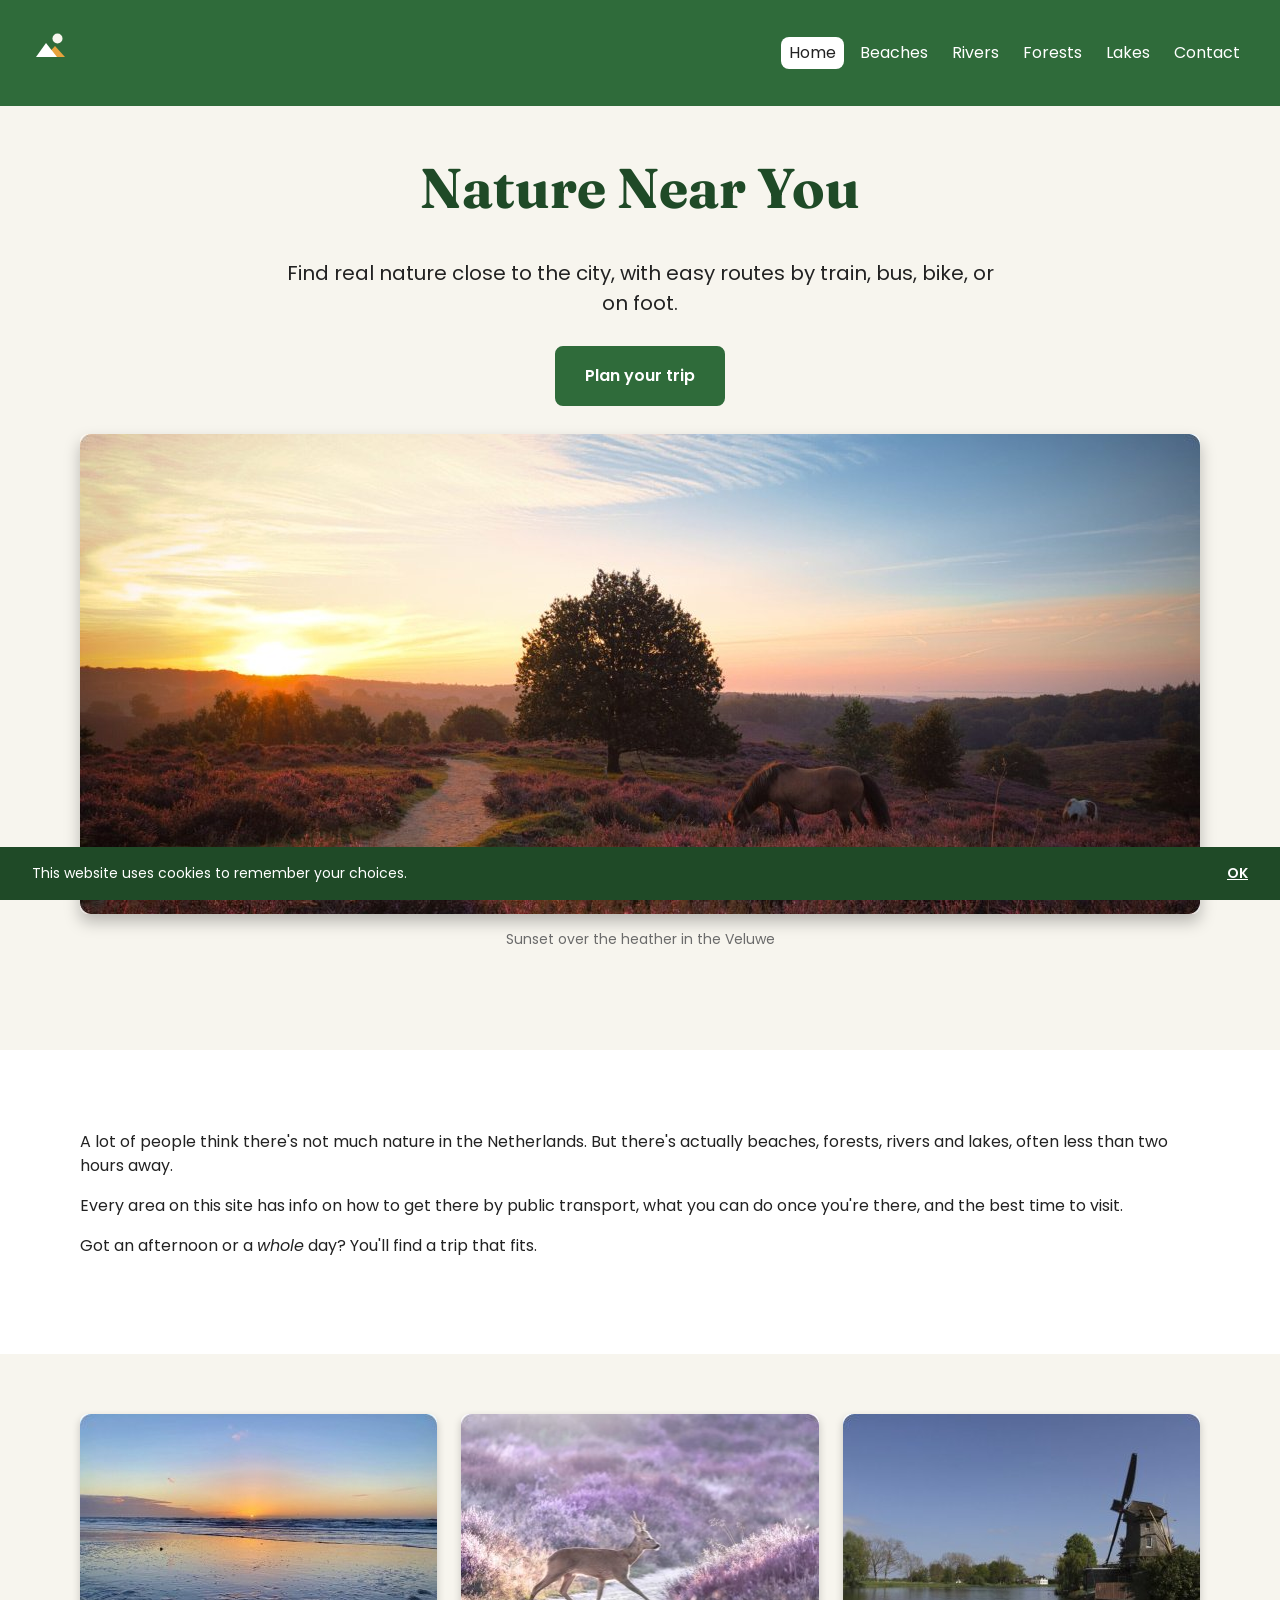
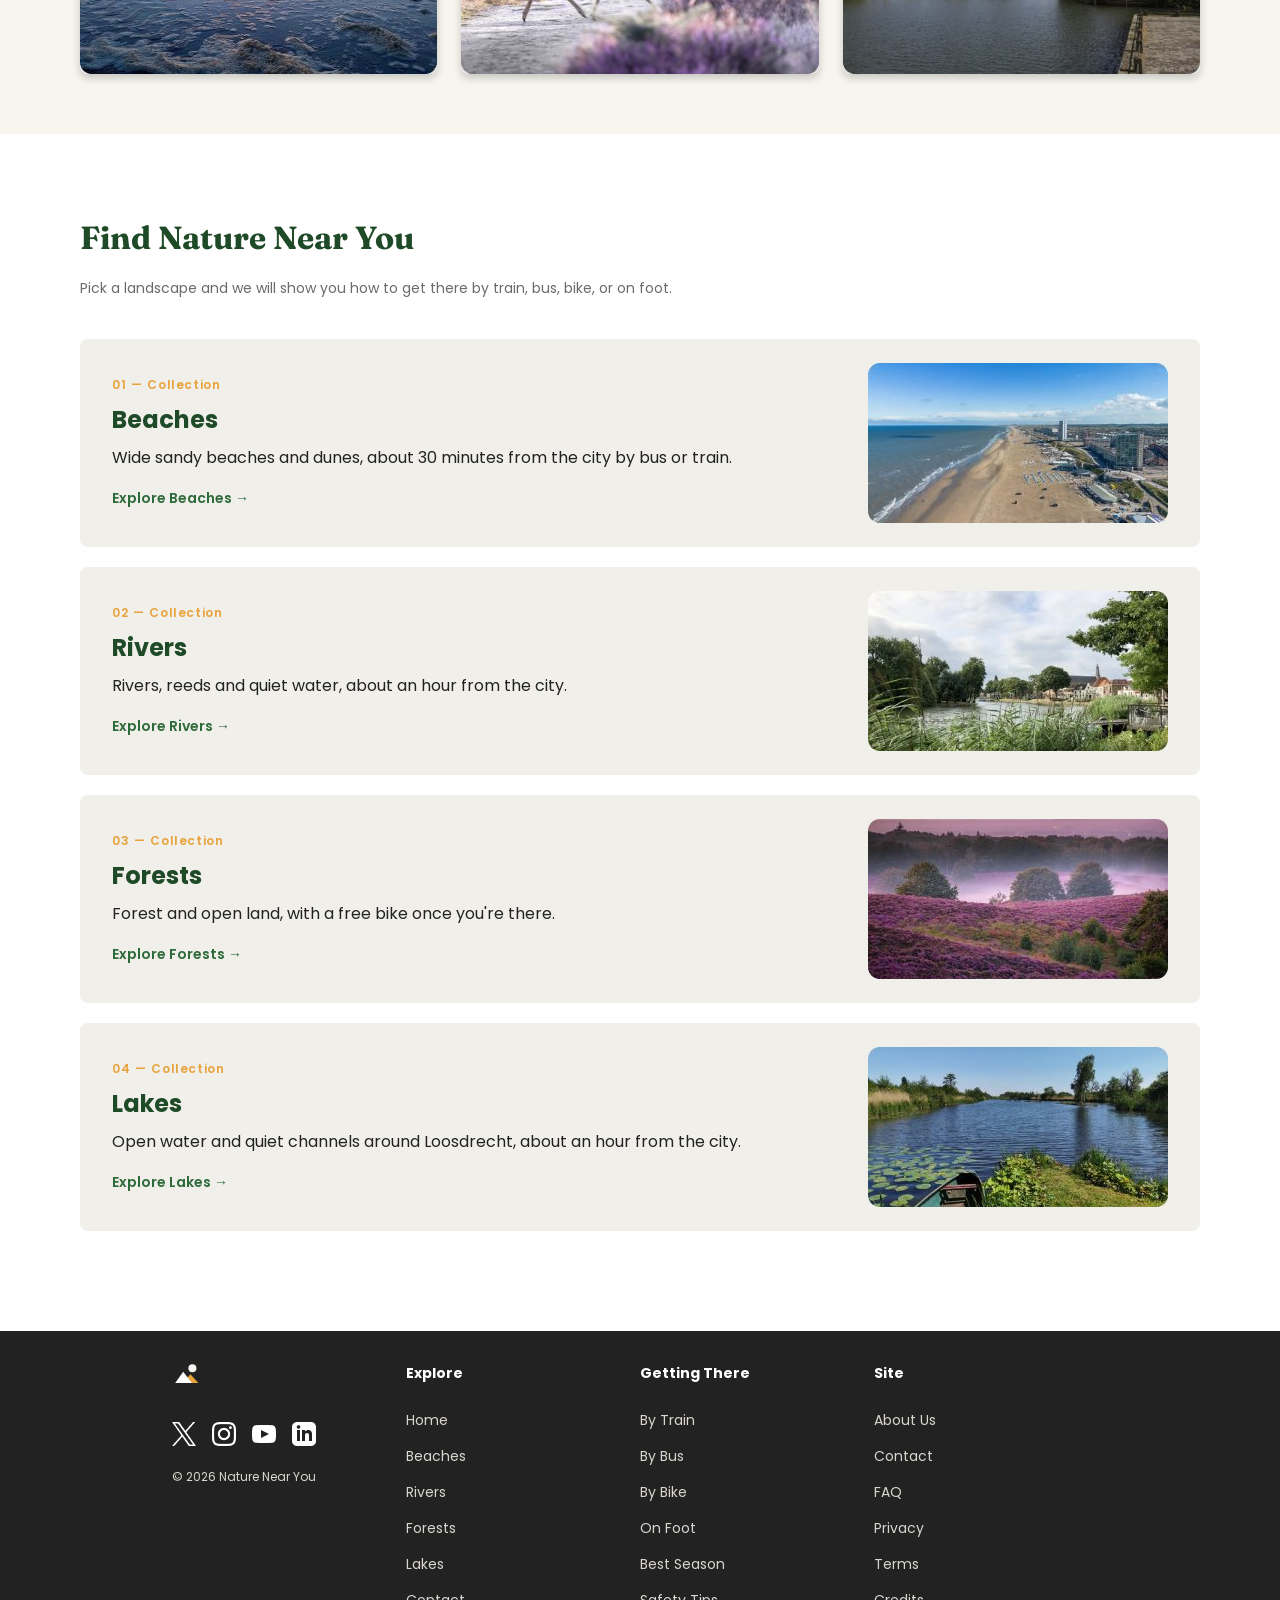
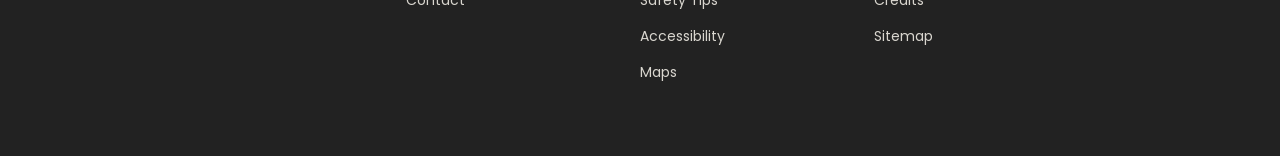
<file: index.html>
<!DOCTYPE html>
<html lang="en">

<head>
	<meta charset="UTF-8">
	<meta name="viewport" content="width=device-width, initial-scale=1.0">
	<title>Nature Near You</title>
	<meta name="author" content="Mohammed Al Haffar">
	<meta name="description" content="Nature Near You helps you find beaches, rivers, forests and lakes near the city, with easy routes by train, bus or bike.">
	<meta name="keywords" content="nature, beaches, rivers, forests, lakes">
	<link rel="icon" type="image/svg+xml" href="img/logo.svg">
	<link rel="stylesheet" type="text/css" href="css/style.css">
</head>

<body>

	<header>
		<a href="index.html"><img src="img/logo.svg" alt="Nature Near You logo" title="Nature Near You logo" class="logo"></a>

		<!-- only visible on phones -->
		<a href="#menu" class="menu-button">&#9776;</a>

		<nav id="menu">
			<!-- only visible when the phone menu is open -->
			<p class="menu-top">
				<img src="img/logo.svg" alt="Nature Near You logo" title="Nature Near You logo" class="logo">
				<a href="#" class="menu-button">&#10005;</a>
			</p>

			<ul class="nav-list">
				<li><a href="index.html" class="active">Home</a></li>
				<li><a href="beaches.html">Beaches</a></li>
				<li><a href="rivers.html">Rivers</a></li>
				<li><a href="forests.html">Forests</a></li>
				<li><a href="lakes.html">Lakes</a></li>
				<li><a href="contact.html">Contact</a></li>
			</ul>
		</nav>
	</header>

	<main>

		<section class="hero">
			<h1>Nature Near You</h1>
			<p>Find real nature close to the city, with easy routes by train, bus, bike, or on foot.</p>
			<a href="#collections" class="button">Plan your trip</a>
			<figure class="container">
				<img src="img/home-hero.jpg" alt="Heather field at sunset with a tree and a grazing horse" title="Heather field at sunset with a tree and a grazing horse" class="hero-photo">
				<figcaption>Sunset over the heather in the Veluwe</figcaption>
			</figure>
		</section>

		<section class="intro">
			<article class="container">
				<p>A lot of people think there's not much nature in the Netherlands. But there's actually beaches, forests, rivers and lakes, often less than two hours away.</p>
				<p>Every area on this site has info on how to get there by public transport, what you can do once you're there, and the best time to visit.</p>
				<p>Got an afternoon or a <em>whole</em> day? You'll find a trip that fits.</p>
			</article>
		</section>

		<section class="photo-strip">
			<aside class="container photo-row">
				<img src="img/home-strip-1.jpg" alt="Beach at sunset" title="Beach at sunset">
				<img src="img/home-strip-2.jpg" alt="Deer crossing a path through purple heather" title="Deer crossing a path through purple heather">
				<img src="img/home-strip-3.jpg" alt="Windmill next to a river" title="Windmill next to a river">
			</aside>
		</section>

		<section class="collections" id="collections">
			<article class="container">
				<h2>Find Nature Near You</h2>
				<p class="subtitle">Pick a landscape and we will show you how to get there by train, bus, bike, or on foot.</p>

				<a href="beaches.html" class="card">
					<article>
						<p class="card-number">01 &mdash; Collection</p>
						<h3>Beaches</h3>
						<p>Wide sandy beaches and dunes, about 30 minutes from the city by bus or train.</p>
						<span class="card-link">Explore Beaches &rarr;</span>
					</article>
					<img src="img/card-beaches.jpg" alt="Aerial view of a long sandy beach next to a coastal town" title="Aerial view of a long sandy beach next to a coastal town">
				</a>

				<a href="rivers.html" class="card">
					<article>
						<p class="card-number">02 &mdash; Collection</p>
						<h3>Rivers</h3>
						<p>Rivers, reeds and quiet water, about an hour from the city.</p>
						<span class="card-link">Explore Rivers &rarr;</span>
					</article>
					<img src="img/card-rivers.jpg" alt="River with reeds in front of an old village" title="River with reeds in front of an old village">
				</a>

				<a href="forests.html" class="card">
					<article>
						<p class="card-number">03 &mdash; Collection</p>
						<h3>Forests</h3>
						<p>Forest and open land, with a free bike once you&#x27;re there.</p>
						<span class="card-link">Explore Forests &rarr;</span>
					</article>
					<img src="img/card-forests.jpg" alt="Purple heather and trees in morning mist" title="Purple heather and trees in morning mist">
				</a>

				<a href="lakes.html" class="card">
					<article>
						<p class="card-number">04 &mdash; Collection</p>
						<h3>Lakes</h3>
						<p>Open water and quiet channels around Loosdrecht, about an hour from the city.</p>
						<span class="card-link">Explore Lakes &rarr;</span>
					</article>
					<img src="img/card-lakes.jpg" alt="Lake with water lilies and a rowing boat" title="Lake with water lilies and a rowing boat">
				</a>

			</article>
		</section>

	</main>

	<footer>
		<section class="footer-column footer-brand">
			<img src="img/logo.svg" alt="Nature Near You logo" title="Nature Near You logo" class="footer-logo">
			<p class="socials">
				<a href="#"><img src="img/icon-x.png" alt="X" title="X" width="24" height="24"></a>
				<a href="#"><img src="img/icon-instagram.png" alt="Instagram" title="Instagram" width="24" height="24"></a>
				<a href="#"><img src="img/icon-youtube.png" alt="YouTube" title="YouTube" width="24" height="24"></a>
				<a href="#"><img src="img/icon-linkedin.png" alt="LinkedIn" title="LinkedIn" width="24" height="24"></a>
			</p>
			<p class="copyright">&copy; 2026 Nature Near You</p>
		</section>

		<section class="footer-column">
			<h4>Explore</h4>
			<ul>
				<li><a href="index.html">Home</a></li>
				<li><a href="beaches.html">Beaches</a></li>
				<li><a href="rivers.html">Rivers</a></li>
				<li><a href="forests.html">Forests</a></li>
				<li><a href="lakes.html">Lakes</a></li>
				<li><a href="contact.html">Contact</a></li>
			</ul>
		</section>

		<section class="footer-column">
			<h4>Getting There</h4>
			<ul>
				<li><a href="#">By Train</a></li>
				<li><a href="#">By Bus</a></li>
				<li><a href="#">By Bike</a></li>
				<li><a href="#">On Foot</a></li>
				<li><a href="#">Best Season</a></li>
				<li><a href="#">Safety Tips</a></li>
				<li><a href="#">Accessibility</a></li>
				<li><a href="#">Maps</a></li>
			</ul>
		</section>

		<section class="footer-column">
			<h4>Site</h4>
			<ul>
				<li><a href="#">About Us</a></li>
				<li><a href="contact.html">Contact</a></li>
				<li><a href="#">FAQ</a></li>
				<li><a href="#">Privacy</a></li>
				<li><a href="#">Terms</a></li>
				<li><a href="#">Credits</a></li>
				<li><a href="#">Sitemap</a></li>
			</ul>
		</section>
	</footer>

	<!-- cookie message: the OK link points to #cookies, :target hides it -->
	<aside id="cookies" class="cookies">
		<p>This website uses cookies to remember your choices. <a href="#cookies" class="cookie-button">OK</a></p>
	</aside>

</body>
</html>
</file>
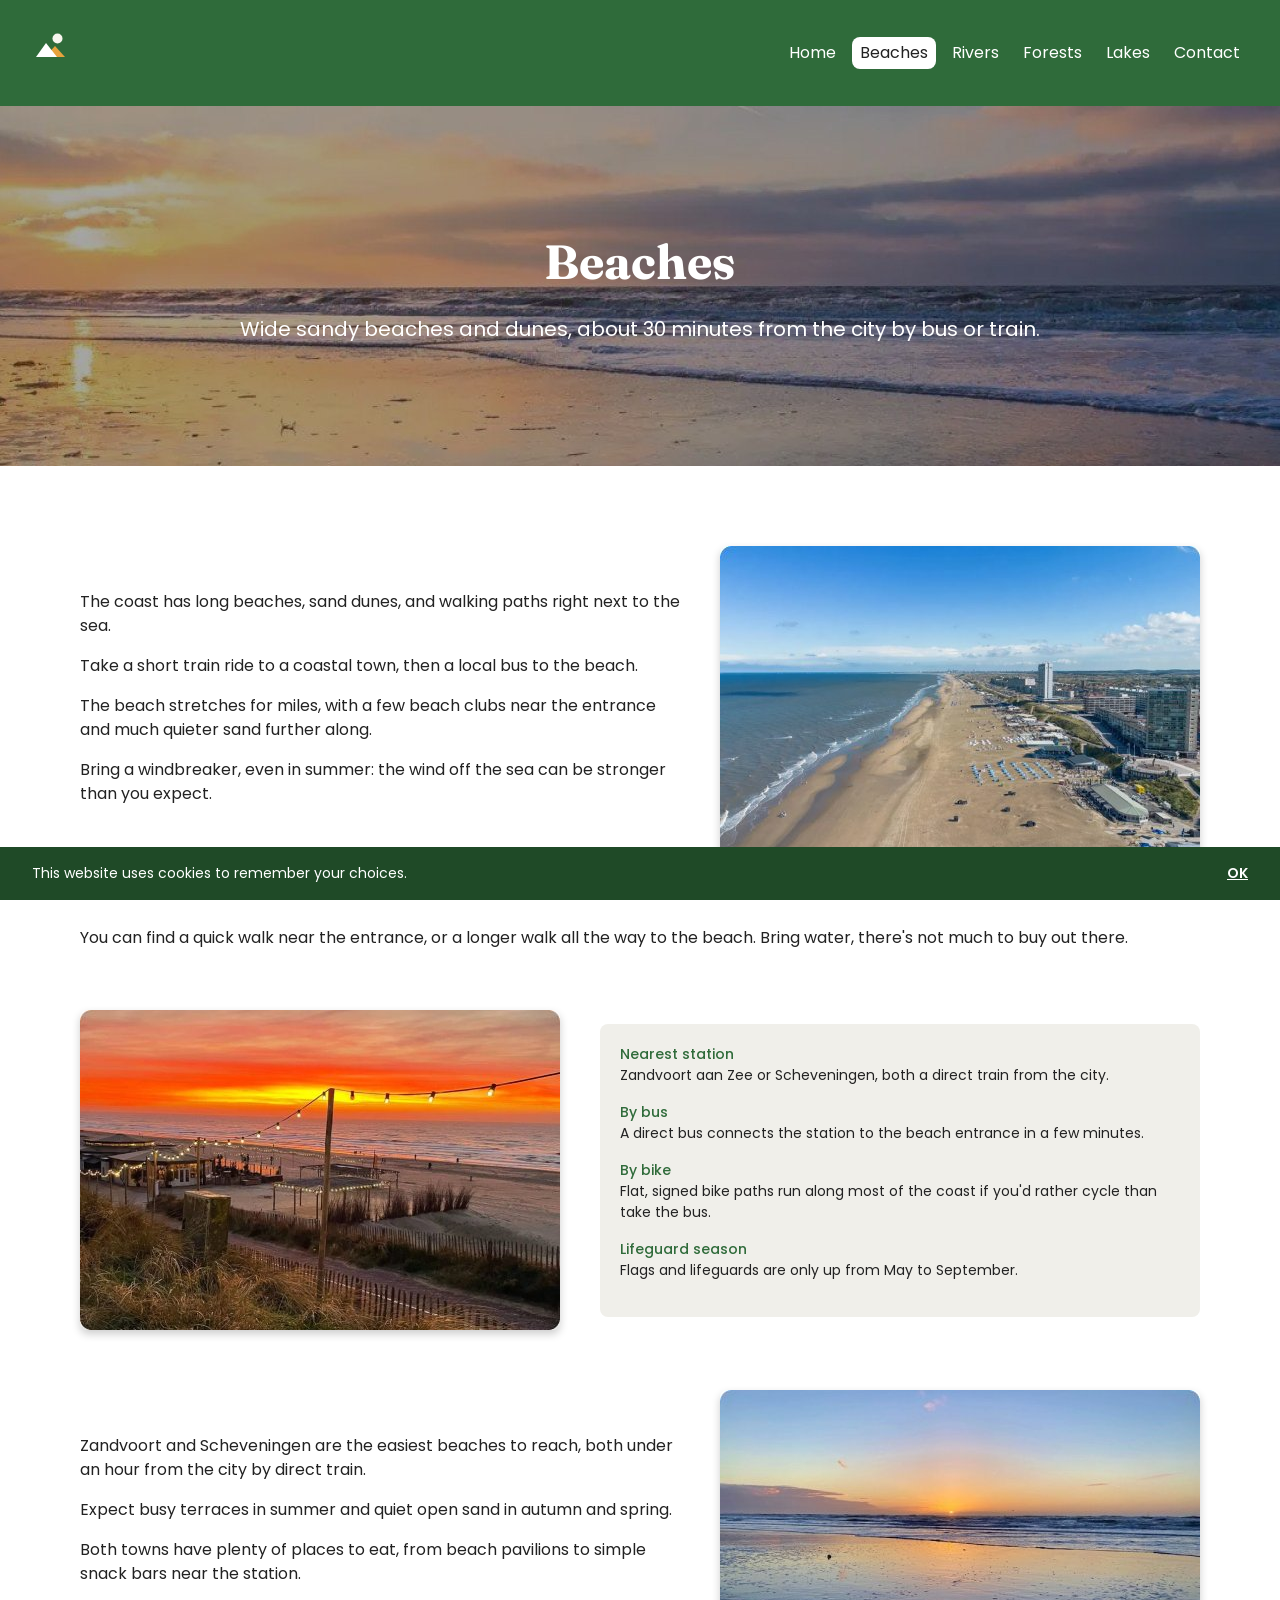
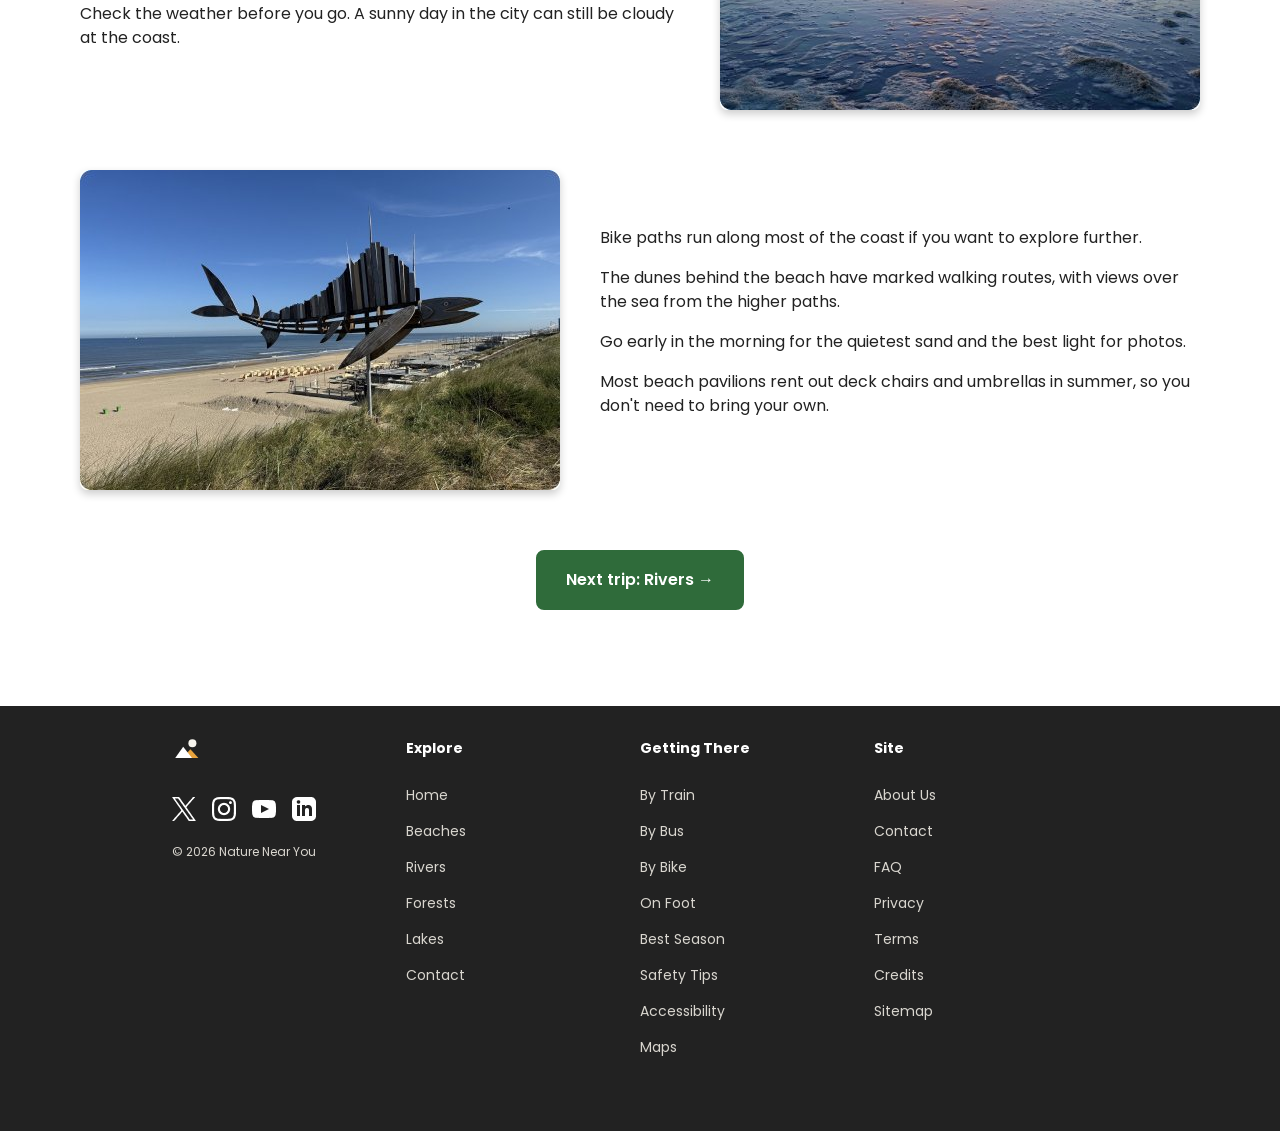
<file: beaches.html>
<!DOCTYPE html>
<html lang="en">

<head>
	<meta charset="UTF-8">
	<meta name="viewport" content="width=device-width, initial-scale=1.0">
	<title>Beaches - Nature Near You</title>
	<meta name="author" content="Mohammed Al Haffar">
	<meta name="description" content="Nature Near You helps you find beaches, rivers, forests and lakes near the city, with easy routes by train, bus or bike.">
	<meta name="keywords" content="nature, beaches, rivers, forests, lakes">
	<link rel="icon" type="image/svg+xml" href="img/logo.svg">
	<link rel="stylesheet" type="text/css" href="css/style.css">
</head>

<body>

	<header>
		<a href="index.html"><img src="img/logo.svg" alt="Nature Near You logo" title="Nature Near You logo" class="logo"></a>

		<!-- only visible on phones -->
		<a href="#menu" class="menu-button">&#9776;</a>

		<nav id="menu">
			<!-- only visible when the phone menu is open -->
			<p class="menu-top">
				<img src="img/logo.svg" alt="Nature Near You logo" title="Nature Near You logo" class="logo">
				<a href="#" class="menu-button">&#10005;</a>
			</p>

			<ul class="nav-list">
				<li><a href="index.html">Home</a></li>
				<li><a href="beaches.html" class="active">Beaches</a></li>
				<li><a href="rivers.html">Rivers</a></li>
				<li><a href="forests.html">Forests</a></li>
				<li><a href="lakes.html">Lakes</a></li>
				<li><a href="contact.html">Contact</a></li>
			</ul>
		</nav>
	</header>

	<main>

		<section class="page-hero hero-beaches">
			<h1>Beaches</h1>
			<p>Wide sandy beaches and dunes, about 30 minutes from the city by bus or train.</p>
		</section>

		<section class="page-content">
			<article class="container">

				<section class="row">
					<article class="row-text">
						<p>The coast has long beaches, sand dunes, and walking paths right next to the sea.</p>
						<p>Take a short train ride to a coastal town, then a local bus to the beach.</p>
						<p>The beach stretches for miles, with a few beach clubs near the entrance and much quieter sand further along.</p>
						<p>Bring a windbreaker, even in summer: the wind off the sea can be stronger than you expect.</p>
					</article>
					<img src="img/beaches-1.jpg" alt="Aerial view of a long sandy beach next to a coastal town" title="Aerial view of a long sandy beach next to a coastal town" class="row-photo">
				</section>

				<p class="row">You can find a quick walk near the entrance, or a longer walk all the way to the beach. Bring water, there&#x27;s not much to buy out there.</p>

				<section class="row">
					<img src="img/beaches-2.jpg" alt="Beach pavilion with string lights at sunset" title="Beach pavilion with string lights at sunset" class="row-photo">
					<aside class="info-box">
						<h4>Nearest station</h4>
						<p>Zandvoort aan Zee or Scheveningen, both a direct train from the city.</p>

						<h4>By bus</h4>
						<p>A direct bus connects the station to the beach entrance in a few minutes.</p>

						<h4>By bike</h4>
						<p>Flat, signed bike paths run along most of the coast if you&#x27;d rather cycle than take the bus.</p>

						<h4>Lifeguard season</h4>
						<p>Flags and lifeguards are only up from May to September.</p>
					</aside>
				</section>

				<section class="row">
					<article class="row-text">
						<p>Zandvoort and Scheveningen are the easiest beaches to reach, both under an hour from the city by direct train.</p>
						<p>Expect busy terraces in summer and quiet open sand in autumn and spring.</p>
						<p>Both towns have plenty of places to eat, from beach pavilions to simple snack bars near the station.</p>
						<p>Check the weather before you go. A sunny day in the city can still be cloudy at the coast.</p>
					</article>
					<img src="img/beaches-3.jpg" alt="Wet sand reflecting the sunset" title="Wet sand reflecting the sunset" class="row-photo">
				</section>

				<section class="row">
					<img src="img/beaches-4.jpg" alt="Fish sculpture in the dunes above the beach" title="Fish sculpture in the dunes above the beach" class="row-photo">
					<article class="row-text">
						<p>Bike paths run along most of the coast if you want to explore further.</p>
						<p>The dunes behind the beach have marked walking routes, with views over the sea from the higher paths.</p>
						<p>Go early in the morning for the quietest sand and the best light for photos.</p>
						<p>Most beach pavilions rent out deck chairs and umbrellas in summer, so you don&#x27;t need to bring your own.</p>
					</article>
				</section>

				<p class="buttons">
					<a href="rivers.html" class="button">Next trip: Rivers &rarr;</a>
				</p>

			</article>
		</section>

	</main>

	<footer>
		<section class="footer-column footer-brand">
			<img src="img/logo.svg" alt="Nature Near You logo" title="Nature Near You logo" class="footer-logo">
			<p class="socials">
				<a href="#"><img src="img/icon-x.png" alt="X" title="X" width="24" height="24"></a>
				<a href="#"><img src="img/icon-instagram.png" alt="Instagram" title="Instagram" width="24" height="24"></a>
				<a href="#"><img src="img/icon-youtube.png" alt="YouTube" title="YouTube" width="24" height="24"></a>
				<a href="#"><img src="img/icon-linkedin.png" alt="LinkedIn" title="LinkedIn" width="24" height="24"></a>
			</p>
			<p class="copyright">&copy; 2026 Nature Near You</p>
		</section>

		<section class="footer-column">
			<h4>Explore</h4>
			<ul>
				<li><a href="index.html">Home</a></li>
				<li><a href="beaches.html">Beaches</a></li>
				<li><a href="rivers.html">Rivers</a></li>
				<li><a href="forests.html">Forests</a></li>
				<li><a href="lakes.html">Lakes</a></li>
				<li><a href="contact.html">Contact</a></li>
			</ul>
		</section>

		<section class="footer-column">
			<h4>Getting There</h4>
			<ul>
				<li><a href="#">By Train</a></li>
				<li><a href="#">By Bus</a></li>
				<li><a href="#">By Bike</a></li>
				<li><a href="#">On Foot</a></li>
				<li><a href="#">Best Season</a></li>
				<li><a href="#">Safety Tips</a></li>
				<li><a href="#">Accessibility</a></li>
				<li><a href="#">Maps</a></li>
			</ul>
		</section>

		<section class="footer-column">
			<h4>Site</h4>
			<ul>
				<li><a href="#">About Us</a></li>
				<li><a href="contact.html">Contact</a></li>
				<li><a href="#">FAQ</a></li>
				<li><a href="#">Privacy</a></li>
				<li><a href="#">Terms</a></li>
				<li><a href="#">Credits</a></li>
				<li><a href="#">Sitemap</a></li>
			</ul>
		</section>
	</footer>

	<!-- cookie message: the OK link points to #cookies, :target hides it -->
	<aside id="cookies" class="cookies">
		<p>This website uses cookies to remember your choices. <a href="#cookies" class="cookie-button">OK</a></p>
	</aside>

</body>
</html>
</file>
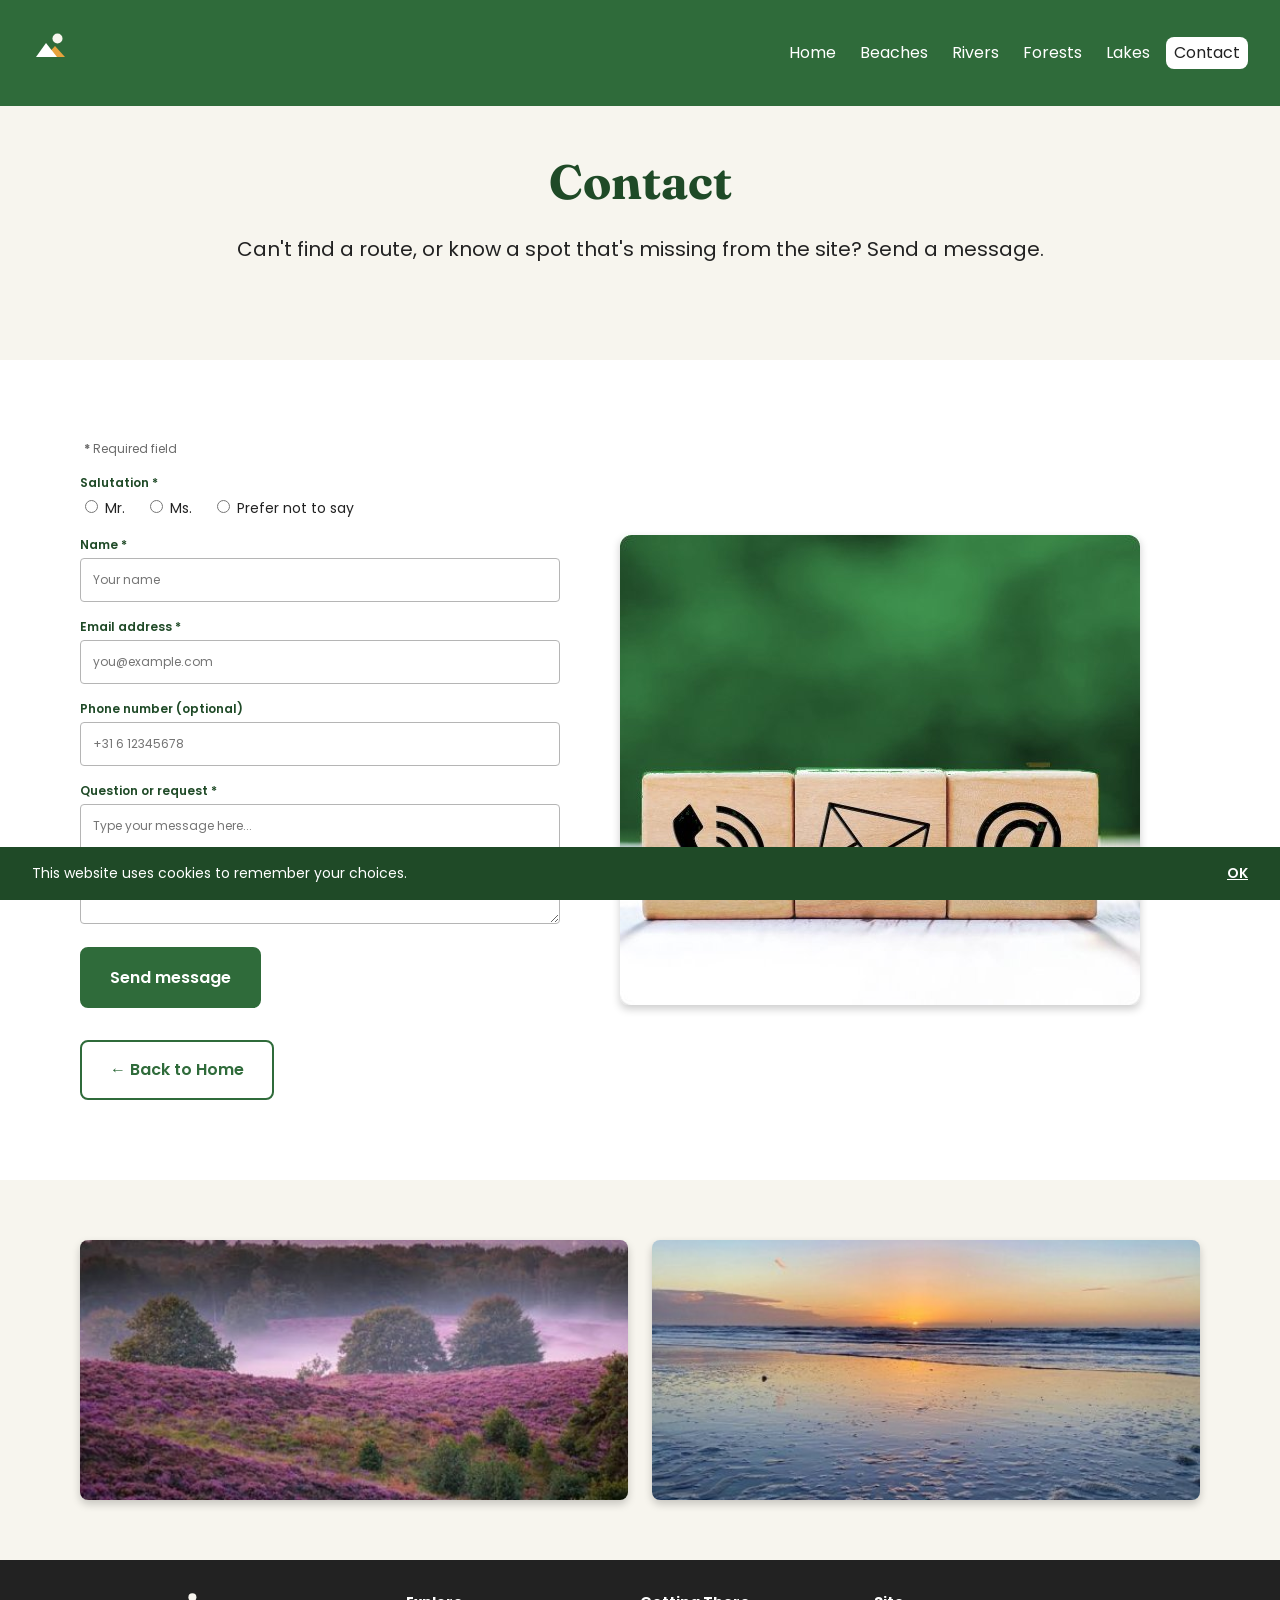
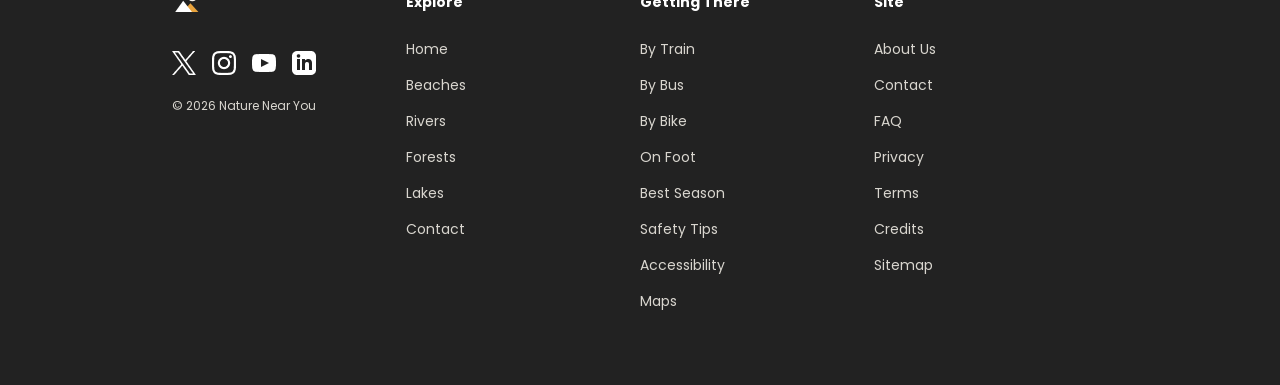
<file: contact.html>
<!DOCTYPE html>
<html lang="en">

<head>
	<meta charset="UTF-8">
	<meta name="viewport" content="width=device-width, initial-scale=1.0">
	<title>Contact - Nature Near You</title>
	<meta name="author" content="Mohammed Al Haffar">
	<meta name="description" content="Nature Near You helps you find beaches, rivers, forests and lakes near the city, with easy routes by train, bus or bike.">
	<meta name="keywords" content="nature, beaches, rivers, forests, lakes">
	<link rel="icon" type="image/svg+xml" href="img/logo.svg">
	<link rel="stylesheet" type="text/css" href="css/style.css">
</head>

<body>

	<header>
		<a href="index.html"><img src="img/logo.svg" alt="Nature Near You logo" title="Nature Near You logo" class="logo"></a>

		<!-- only visible on phones -->
		<a href="#menu" class="menu-button">&#9776;</a>

		<nav id="menu">
			<!-- only visible when the phone menu is open -->
			<p class="menu-top">
				<img src="img/logo.svg" alt="Nature Near You logo" title="Nature Near You logo" class="logo">
				<a href="#" class="menu-button">&#10005;</a>
			</p>

			<ul class="nav-list">
				<li><a href="index.html">Home</a></li>
				<li><a href="beaches.html">Beaches</a></li>
				<li><a href="rivers.html">Rivers</a></li>
				<li><a href="forests.html">Forests</a></li>
				<li><a href="lakes.html">Lakes</a></li>
				<li><a href="contact.html" class="active">Contact</a></li>
			</ul>
		</nav>
	</header>

	<main>

		<section class="page-title">
			<h1>Contact</h1>
			<p>Can't find a route, or know a spot that's missing from the site? Send a message.</p>
		</section>

		<section class="page-content">
			<section class="container contact-row">

				<article class="contact-form">
					<form action="https://next-app-router-playground-kohl.vercel.app/api/contact" method="POST">
						<p class="small-text"><strong>*</strong> Required field</p>

						<fieldset class="radios">
							<legend class="label">Salutation *</legend>
							<label class="radio"><input type="radio" name="salutation" value="mr" required> Mr.</label>
							<label class="radio"><input type="radio" name="salutation" value="ms"> Ms.</label>
							<label class="radio"><input type="radio" name="salutation" value="none"> Prefer not to say</label>
						</fieldset>

						<label for="name" class="label">Name *</label>
						<input type="text" id="name" name="name" placeholder="Your name" class="input" required>

						<label for="email" class="label">Email address *</label>
						<input type="email" id="email" name="email" placeholder="you@example.com" class="input" required>

						<label for="phone" class="label">Phone number (optional)</label>
						<input type="tel" id="phone" name="phone" placeholder="+31 6 12345678" class="input">

						<label for="message" class="label">Question or request *</label>
						<textarea id="message" name="message" placeholder="Type your message here..." class="input message-box" required></textarea>

						<input type="submit" value="Send message" class="button">
					</form>

					<a href="index.html" class="button button-white back-button">&larr; Back to Home</a>
				</article>

				<img src="img/contact-main.jpg" alt="Wooden blocks with phone, email and @ symbols" title="Wooden blocks with phone, email and @ symbols" class="contact-photo">

			</section>
		</section>

		<section class="photo-strip">
			<aside class="container photo-row">
				<img src="img/contact-strip-1.jpg" alt="Purple heather and trees in morning mist" title="Purple heather and trees in morning mist">
				<img src="img/contact-strip-2.jpg" alt="Beach at sunset" title="Beach at sunset">
			</aside>
		</section>

	</main>

	<footer>
		<section class="footer-column footer-brand">
			<img src="img/logo.svg" alt="Nature Near You logo" title="Nature Near You logo" class="footer-logo">
			<p class="socials">
				<a href="#"><img src="img/icon-x.png" alt="X" title="X" width="24" height="24"></a>
				<a href="#"><img src="img/icon-instagram.png" alt="Instagram" title="Instagram" width="24" height="24"></a>
				<a href="#"><img src="img/icon-youtube.png" alt="YouTube" title="YouTube" width="24" height="24"></a>
				<a href="#"><img src="img/icon-linkedin.png" alt="LinkedIn" title="LinkedIn" width="24" height="24"></a>
			</p>
			<p class="copyright">&copy; 2026 Nature Near You</p>
		</section>

		<section class="footer-column">
			<h4>Explore</h4>
			<ul>
				<li><a href="index.html">Home</a></li>
				<li><a href="beaches.html">Beaches</a></li>
				<li><a href="rivers.html">Rivers</a></li>
				<li><a href="forests.html">Forests</a></li>
				<li><a href="lakes.html">Lakes</a></li>
				<li><a href="contact.html">Contact</a></li>
			</ul>
		</section>

		<section class="footer-column">
			<h4>Getting There</h4>
			<ul>
				<li><a href="#">By Train</a></li>
				<li><a href="#">By Bus</a></li>
				<li><a href="#">By Bike</a></li>
				<li><a href="#">On Foot</a></li>
				<li><a href="#">Best Season</a></li>
				<li><a href="#">Safety Tips</a></li>
				<li><a href="#">Accessibility</a></li>
				<li><a href="#">Maps</a></li>
			</ul>
		</section>

		<section class="footer-column">
			<h4>Site</h4>
			<ul>
				<li><a href="#">About Us</a></li>
				<li><a href="contact.html">Contact</a></li>
				<li><a href="#">FAQ</a></li>
				<li><a href="#">Privacy</a></li>
				<li><a href="#">Terms</a></li>
				<li><a href="#">Credits</a></li>
				<li><a href="#">Sitemap</a></li>
			</ul>
		</section>
	</footer>

	<!-- cookie message: the OK link points to #cookies, :target hides it -->
	<aside id="cookies" class="cookies">
		<p>This website uses cookies to remember your choices. <a href="#cookies" class="cookie-button">OK</a></p>
	</aside>

</body>
</html>
</file>
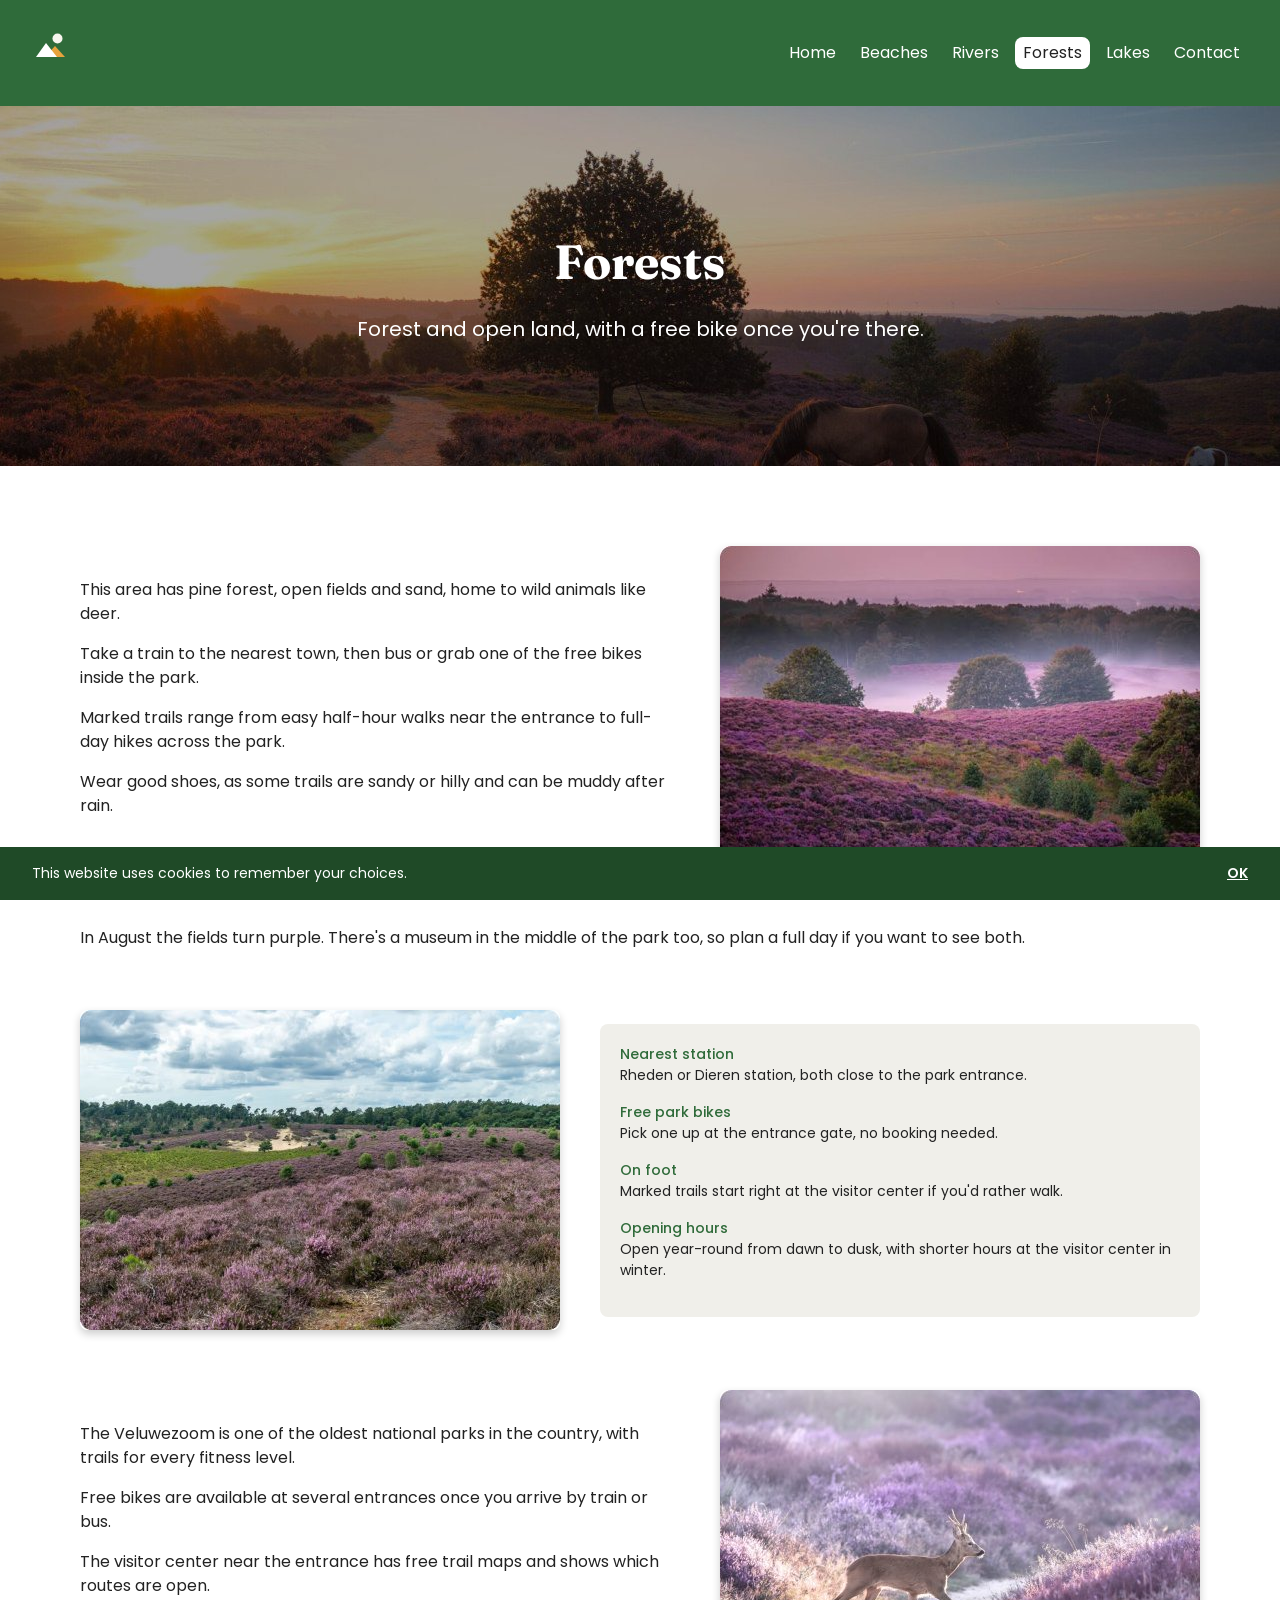
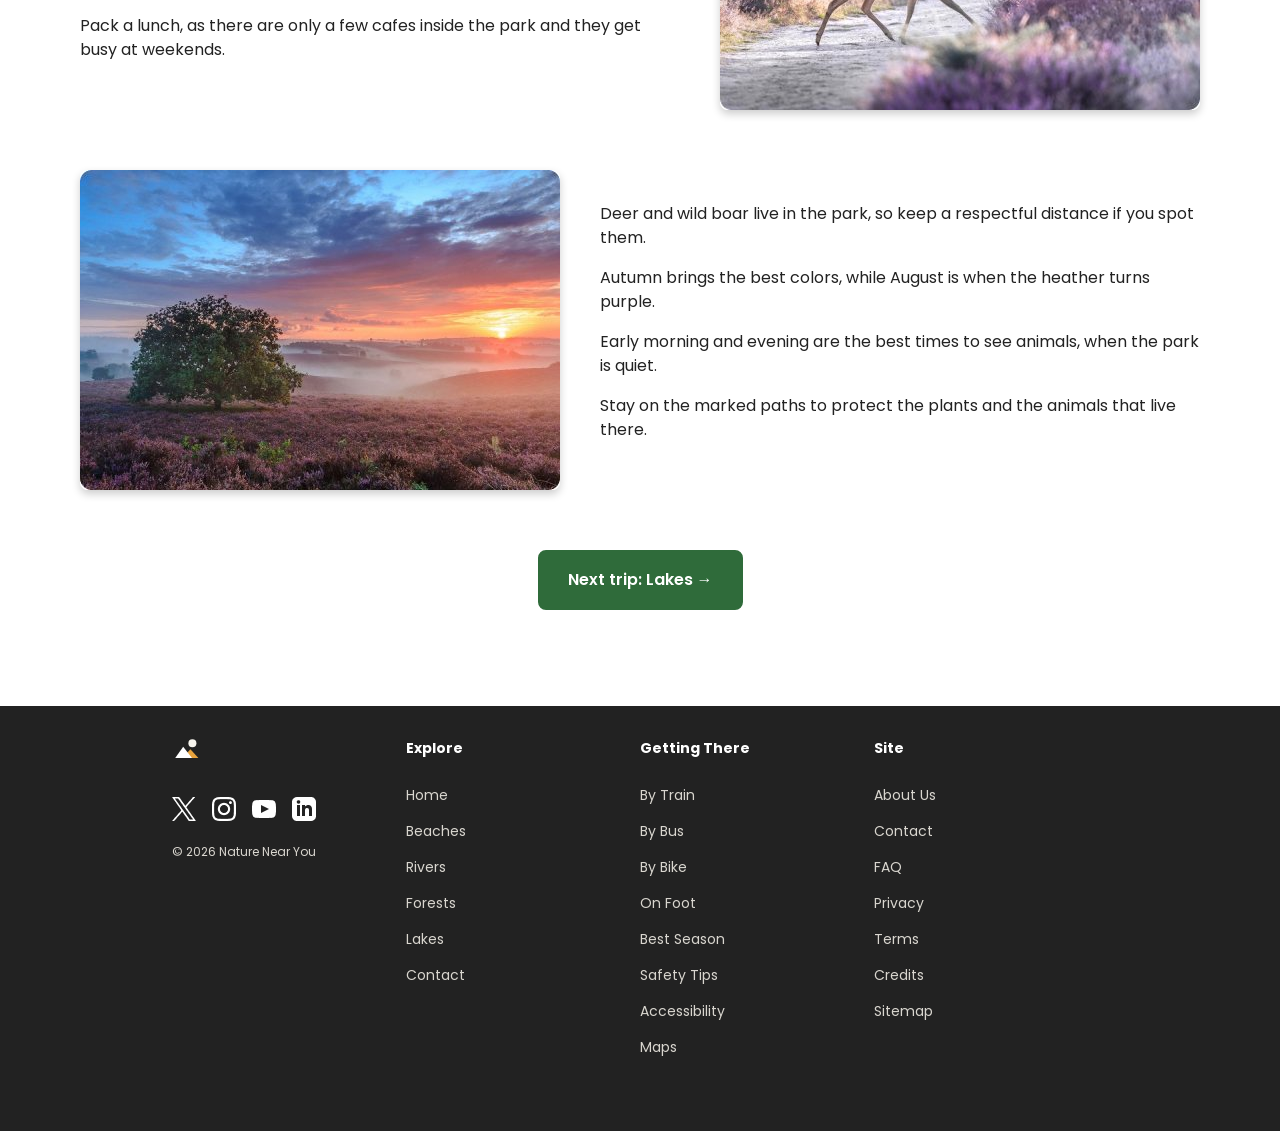
<file: forests.html>
<!DOCTYPE html>
<html lang="en">

<head>
	<meta charset="UTF-8">
	<meta name="viewport" content="width=device-width, initial-scale=1.0">
	<title>Forests - Nature Near You</title>
	<meta name="author" content="Mohammed Al Haffar">
	<meta name="description" content="Nature Near You helps you find beaches, rivers, forests and lakes near the city, with easy routes by train, bus or bike.">
	<meta name="keywords" content="nature, beaches, rivers, forests, lakes">
	<link rel="icon" type="image/svg+xml" href="img/logo.svg">
	<link rel="stylesheet" type="text/css" href="css/style.css">
</head>

<body>

	<header>
		<a href="index.html"><img src="img/logo.svg" alt="Nature Near You logo" title="Nature Near You logo" class="logo"></a>

		<!-- only visible on phones -->
		<a href="#menu" class="menu-button">&#9776;</a>

		<nav id="menu">
			<!-- only visible when the phone menu is open -->
			<p class="menu-top">
				<img src="img/logo.svg" alt="Nature Near You logo" title="Nature Near You logo" class="logo">
				<a href="#" class="menu-button">&#10005;</a>
			</p>

			<ul class="nav-list">
				<li><a href="index.html">Home</a></li>
				<li><a href="beaches.html">Beaches</a></li>
				<li><a href="rivers.html">Rivers</a></li>
				<li><a href="forests.html" class="active">Forests</a></li>
				<li><a href="lakes.html">Lakes</a></li>
				<li><a href="contact.html">Contact</a></li>
			</ul>
		</nav>
	</header>

	<main>

		<section class="page-hero hero-forests">
			<h1>Forests</h1>
			<p>Forest and open land, with a free bike once you&#x27;re there.</p>
		</section>

		<section class="page-content">
			<article class="container">

				<section class="row">
					<article class="row-text">
						<p>This area has pine forest, open fields and sand, home to wild animals like deer.</p>
						<p>Take a train to the nearest town, then bus or grab one of the free bikes inside the park.</p>
						<p>Marked trails range from easy half-hour walks near the entrance to full-day hikes across the park.</p>
						<p>Wear good shoes, as some trails are sandy or hilly and can be muddy after rain.</p>
					</article>
					<img src="img/forests-1.jpg" alt="Purple heather and trees in morning mist" title="Purple heather and trees in morning mist" class="row-photo">
				</section>

				<p class="row">In August the fields turn purple. There&#x27;s a museum in the middle of the park too, so plan a full day if you want to see both.</p>

				<section class="row">
					<img src="img/forests-2.jpg" alt="Heather hills under a cloudy sky" title="Heather hills under a cloudy sky" class="row-photo">
					<aside class="info-box">
						<h4>Nearest station</h4>
						<p>Rheden or Dieren station, both close to the park entrance.</p>

						<h4>Free park bikes</h4>
						<p>Pick one up at the entrance gate, no booking needed.</p>

						<h4>On foot</h4>
						<p>Marked trails start right at the visitor center if you&#x27;d rather walk.</p>

						<h4>Opening hours</h4>
						<p>Open year-round from dawn to dusk, with shorter hours at the visitor center in winter.</p>
					</aside>
				</section>

				<section class="row">
					<article class="row-text">
						<p>The Veluwezoom is one of the oldest national parks in the country, with trails for every fitness level.</p>
						<p>Free bikes are available at several entrances once you arrive by train or bus.</p>
						<p>The visitor center near the entrance has free trail maps and shows which routes are open.</p>
						<p>Pack a lunch, as there are only a few cafes inside the park and they get busy at weekends.</p>
					</article>
					<img src="img/forests-3.jpg" alt="Deer crossing a path through purple heather" title="Deer crossing a path through purple heather" class="row-photo">
				</section>

				<section class="row">
					<img src="img/forests-4.jpg" alt="Tree on a heather field at sunrise" title="Tree on a heather field at sunrise" class="row-photo">
					<article class="row-text">
						<p>Deer and wild boar live in the park, so keep a respectful distance if you spot them.</p>
						<p>Autumn brings the best colors, while August is when the heather turns purple.</p>
						<p>Early morning and evening are the best times to see animals, when the park is quiet.</p>
						<p>Stay on the marked paths to protect the plants and the animals that live there.</p>
					</article>
				</section>

				<p class="buttons">
					<a href="lakes.html" class="button">Next trip: Lakes &rarr;</a>
				</p>

			</article>
		</section>

	</main>

	<footer>
		<section class="footer-column footer-brand">
			<img src="img/logo.svg" alt="Nature Near You logo" title="Nature Near You logo" class="footer-logo">
			<p class="socials">
				<a href="#"><img src="img/icon-x.png" alt="X" title="X" width="24" height="24"></a>
				<a href="#"><img src="img/icon-instagram.png" alt="Instagram" title="Instagram" width="24" height="24"></a>
				<a href="#"><img src="img/icon-youtube.png" alt="YouTube" title="YouTube" width="24" height="24"></a>
				<a href="#"><img src="img/icon-linkedin.png" alt="LinkedIn" title="LinkedIn" width="24" height="24"></a>
			</p>
			<p class="copyright">&copy; 2026 Nature Near You</p>
		</section>

		<section class="footer-column">
			<h4>Explore</h4>
			<ul>
				<li><a href="index.html">Home</a></li>
				<li><a href="beaches.html">Beaches</a></li>
				<li><a href="rivers.html">Rivers</a></li>
				<li><a href="forests.html">Forests</a></li>
				<li><a href="lakes.html">Lakes</a></li>
				<li><a href="contact.html">Contact</a></li>
			</ul>
		</section>

		<section class="footer-column">
			<h4>Getting There</h4>
			<ul>
				<li><a href="#">By Train</a></li>
				<li><a href="#">By Bus</a></li>
				<li><a href="#">By Bike</a></li>
				<li><a href="#">On Foot</a></li>
				<li><a href="#">Best Season</a></li>
				<li><a href="#">Safety Tips</a></li>
				<li><a href="#">Accessibility</a></li>
				<li><a href="#">Maps</a></li>
			</ul>
		</section>

		<section class="footer-column">
			<h4>Site</h4>
			<ul>
				<li><a href="#">About Us</a></li>
				<li><a href="contact.html">Contact</a></li>
				<li><a href="#">FAQ</a></li>
				<li><a href="#">Privacy</a></li>
				<li><a href="#">Terms</a></li>
				<li><a href="#">Credits</a></li>
				<li><a href="#">Sitemap</a></li>
			</ul>
		</section>
	</footer>

	<!-- cookie message: the OK link points to #cookies, :target hides it -->
	<aside id="cookies" class="cookies">
		<p>This website uses cookies to remember your choices. <a href="#cookies" class="cookie-button">OK</a></p>
	</aside>

</body>
</html>
</file>
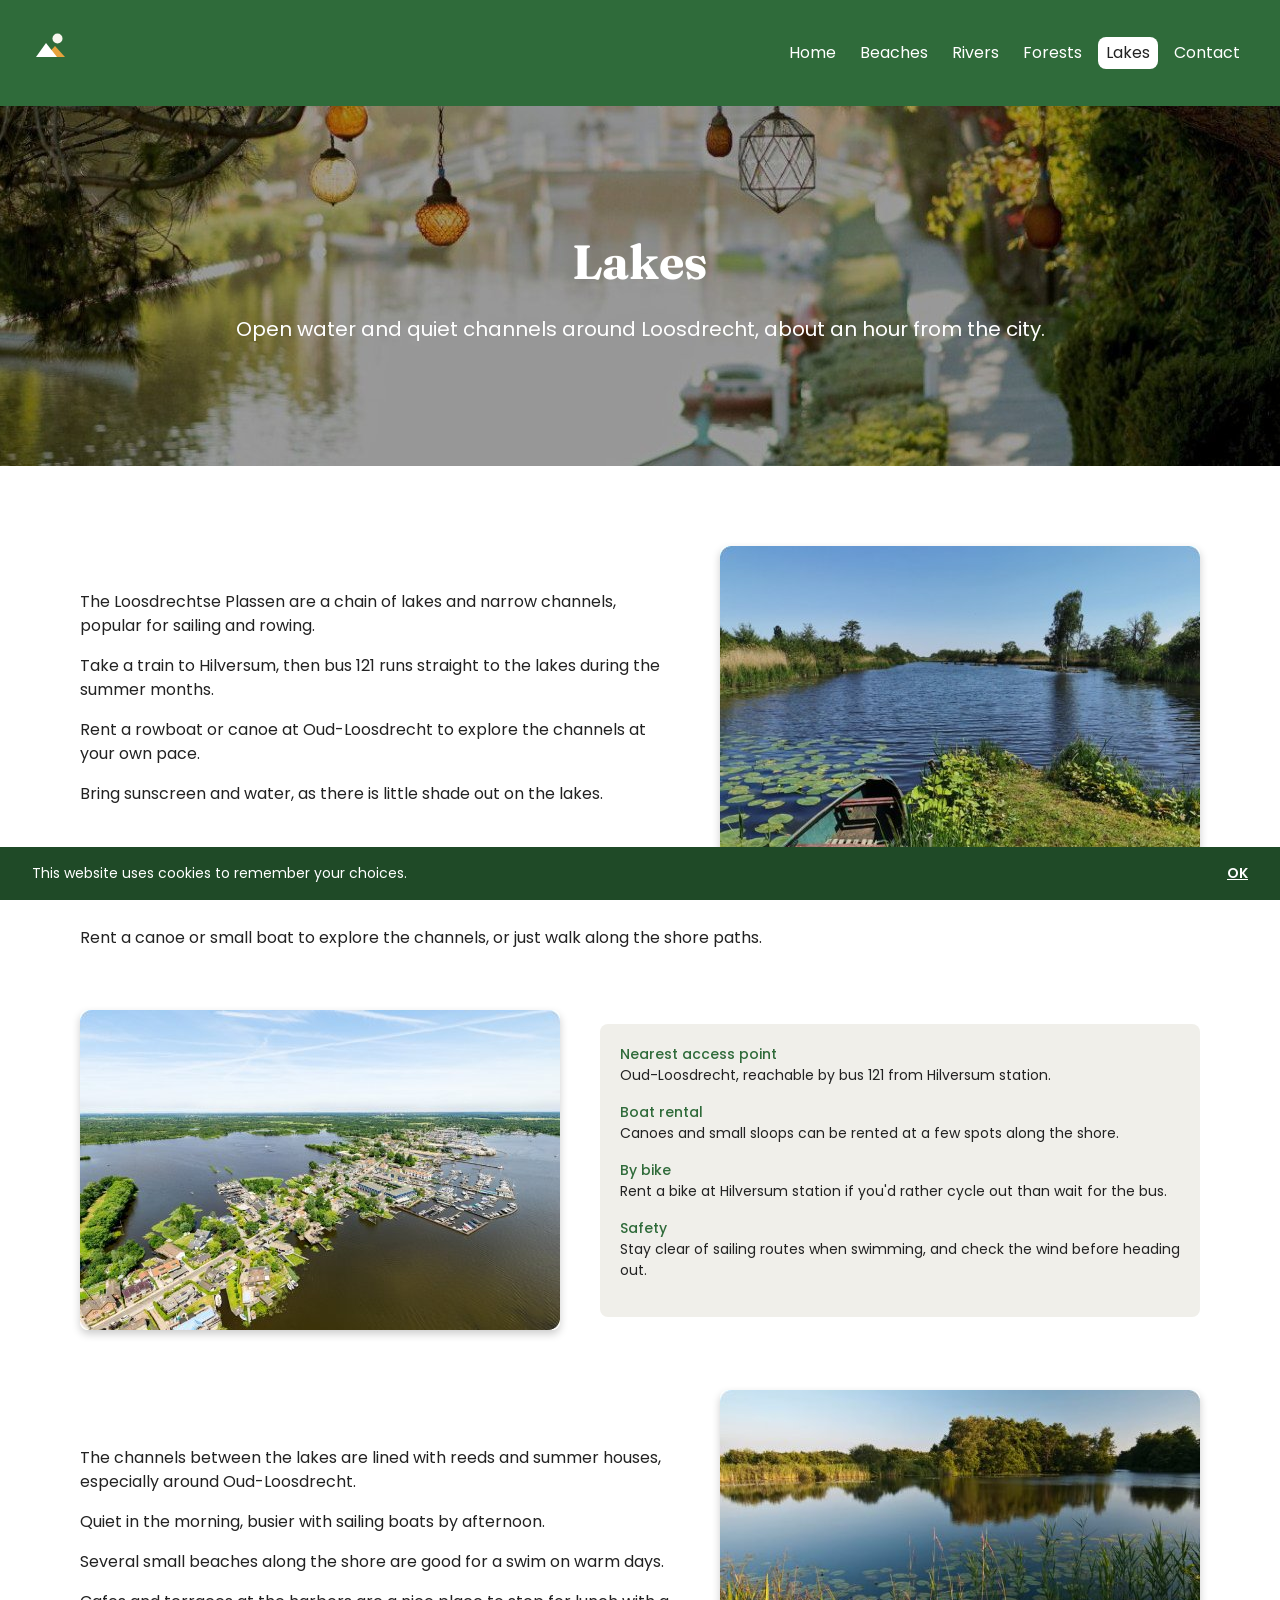
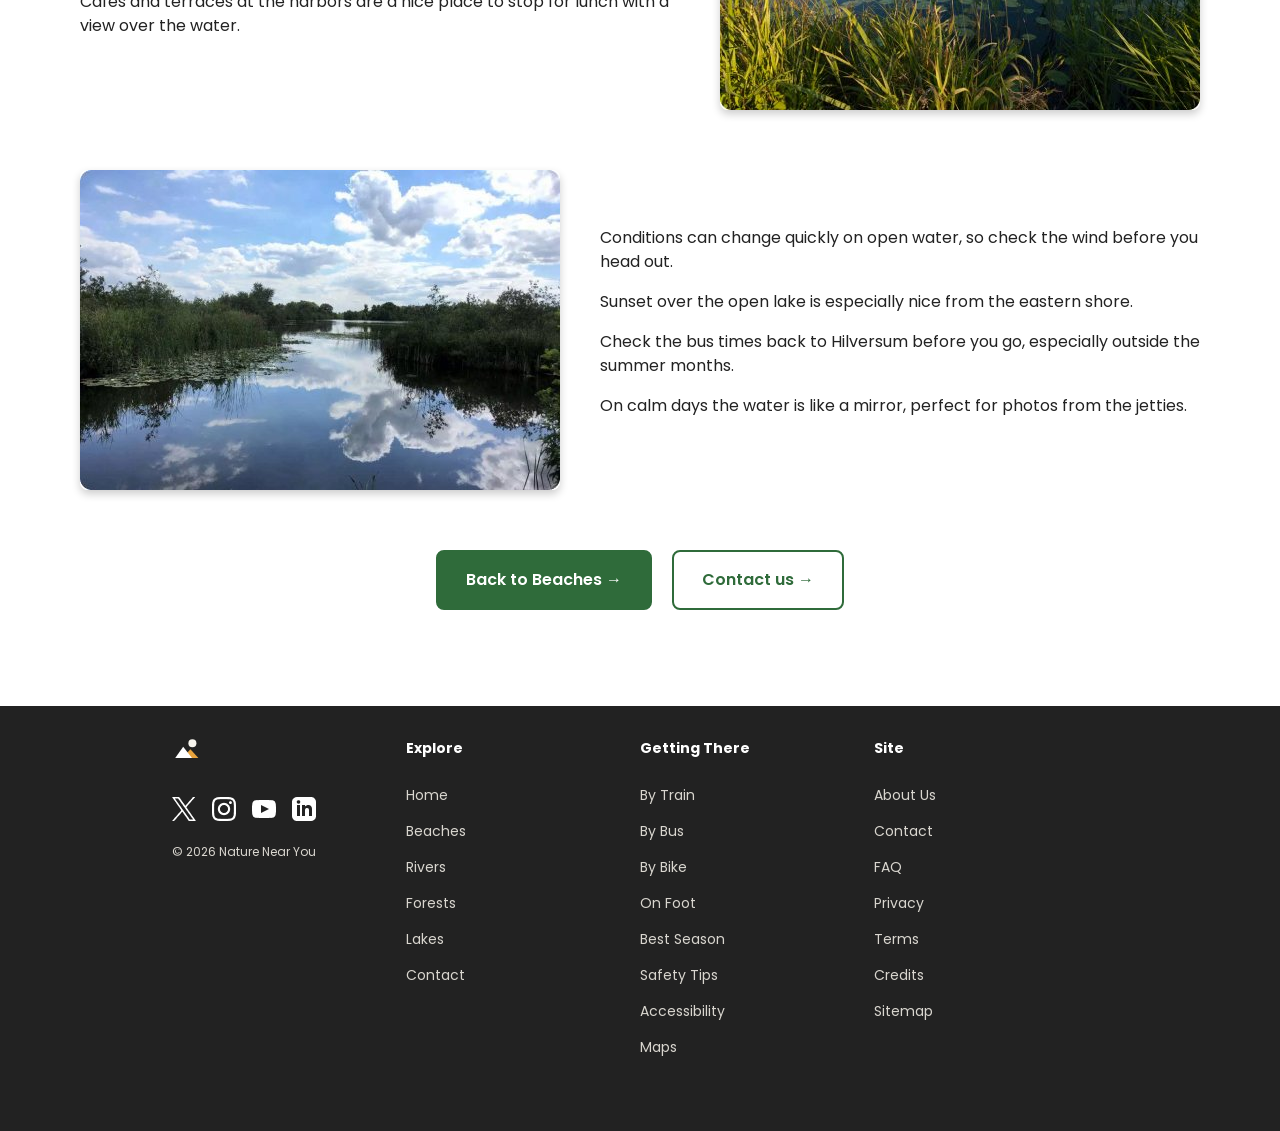
<file: lakes.html>
<!DOCTYPE html>
<html lang="en">

<head>
	<meta charset="UTF-8">
	<meta name="viewport" content="width=device-width, initial-scale=1.0">
	<title>Lakes - Nature Near You</title>
	<meta name="author" content="Mohammed Al Haffar">
	<meta name="description" content="Nature Near You helps you find beaches, rivers, forests and lakes near the city, with easy routes by train, bus or bike.">
	<meta name="keywords" content="nature, beaches, rivers, forests, lakes">
	<link rel="icon" type="image/svg+xml" href="img/logo.svg">
	<link rel="stylesheet" type="text/css" href="css/style.css">
</head>

<body>

	<header>
		<a href="index.html"><img src="img/logo.svg" alt="Nature Near You logo" title="Nature Near You logo" class="logo"></a>

		<!-- only visible on phones -->
		<a href="#menu" class="menu-button">&#9776;</a>

		<nav id="menu">
			<!-- only visible when the phone menu is open -->
			<p class="menu-top">
				<img src="img/logo.svg" alt="Nature Near You logo" title="Nature Near You logo" class="logo">
				<a href="#" class="menu-button">&#10005;</a>
			</p>

			<ul class="nav-list">
				<li><a href="index.html">Home</a></li>
				<li><a href="beaches.html">Beaches</a></li>
				<li><a href="rivers.html">Rivers</a></li>
				<li><a href="forests.html">Forests</a></li>
				<li><a href="lakes.html" class="active">Lakes</a></li>
				<li><a href="contact.html">Contact</a></li>
			</ul>
		</nav>
	</header>

	<main>

		<section class="page-hero hero-lakes">
			<h1>Lakes</h1>
			<p>Open water and quiet channels around Loosdrecht, about an hour from the city.</p>
		</section>

		<section class="page-content">
			<article class="container">

				<section class="row">
					<article class="row-text">
						<p>The Loosdrechtse Plassen are a chain of lakes and narrow channels, popular for sailing and rowing.</p>
						<p>Take a train to Hilversum, then bus 121 runs straight to the lakes during the summer months.</p>
						<p>Rent a rowboat or canoe at Oud-Loosdrecht to explore the channels at your own pace.</p>
						<p>Bring sunscreen and water, as there is little shade out on the lakes.</p>
					</article>
					<img src="img/lakes-1.jpg" alt="Lake with water lilies and a rowing boat" title="Lake with water lilies and a rowing boat" class="row-photo">
				</section>

				<p class="row">Rent a canoe or small boat to explore the channels, or just walk along the shore paths.</p>

				<section class="row">
					<img src="img/lakes-2.jpg" alt="Aerial view of the Loosdrecht lakes and village" title="Aerial view of the Loosdrecht lakes and village" class="row-photo">
					<aside class="info-box">
						<h4>Nearest access point</h4>
						<p>Oud-Loosdrecht, reachable by bus 121 from Hilversum station.</p>

						<h4>Boat rental</h4>
						<p>Canoes and small sloops can be rented at a few spots along the shore.</p>

						<h4>By bike</h4>
						<p>Rent a bike at Hilversum station if you&#x27;d rather cycle out than wait for the bus.</p>

						<h4>Safety</h4>
						<p>Stay clear of sailing routes when swimming, and check the wind before heading out.</p>
					</aside>
				</section>

				<section class="row">
					<article class="row-text">
						<p>The channels between the lakes are lined with reeds and summer houses, especially around Oud-Loosdrecht.</p>
						<p>Quiet in the morning, busier with sailing boats by afternoon.</p>
						<p>Several small beaches along the shore are good for a swim on warm days.</p>
						<p>Cafes and terraces at the harbors are a nice place to stop for lunch with a view over the water.</p>
					</article>
					<img src="img/lakes-3.jpg" alt="Calm lake with reeds at sunset" title="Calm lake with reeds at sunset" class="row-photo">
				</section>

				<section class="row">
					<img src="img/lakes-4.jpg" alt="Clouds reflected in a quiet lake" title="Clouds reflected in a quiet lake" class="row-photo">
					<article class="row-text">
						<p>Conditions can change quickly on open water, so check the wind before you head out.</p>
						<p>Sunset over the open lake is especially nice from the eastern shore.</p>
						<p>Check the bus times back to Hilversum before you go, especially outside the summer months.</p>
						<p>On calm days the water is like a mirror, perfect for photos from the jetties.</p>
					</article>
				</section>

				<p class="buttons">
					<a href="beaches.html" class="button">Back to Beaches &rarr;</a>
					<a href="contact.html" class="button button-white">Contact us &rarr;</a>
				</p>

			</article>
		</section>

	</main>

	<footer>
		<section class="footer-column footer-brand">
			<img src="img/logo.svg" alt="Nature Near You logo" title="Nature Near You logo" class="footer-logo">
			<p class="socials">
				<a href="#"><img src="img/icon-x.png" alt="X" title="X" width="24" height="24"></a>
				<a href="#"><img src="img/icon-instagram.png" alt="Instagram" title="Instagram" width="24" height="24"></a>
				<a href="#"><img src="img/icon-youtube.png" alt="YouTube" title="YouTube" width="24" height="24"></a>
				<a href="#"><img src="img/icon-linkedin.png" alt="LinkedIn" title="LinkedIn" width="24" height="24"></a>
			</p>
			<p class="copyright">&copy; 2026 Nature Near You</p>
		</section>

		<section class="footer-column">
			<h4>Explore</h4>
			<ul>
				<li><a href="index.html">Home</a></li>
				<li><a href="beaches.html">Beaches</a></li>
				<li><a href="rivers.html">Rivers</a></li>
				<li><a href="forests.html">Forests</a></li>
				<li><a href="lakes.html">Lakes</a></li>
				<li><a href="contact.html">Contact</a></li>
			</ul>
		</section>

		<section class="footer-column">
			<h4>Getting There</h4>
			<ul>
				<li><a href="#">By Train</a></li>
				<li><a href="#">By Bus</a></li>
				<li><a href="#">By Bike</a></li>
				<li><a href="#">On Foot</a></li>
				<li><a href="#">Best Season</a></li>
				<li><a href="#">Safety Tips</a></li>
				<li><a href="#">Accessibility</a></li>
				<li><a href="#">Maps</a></li>
			</ul>
		</section>

		<section class="footer-column">
			<h4>Site</h4>
			<ul>
				<li><a href="#">About Us</a></li>
				<li><a href="contact.html">Contact</a></li>
				<li><a href="#">FAQ</a></li>
				<li><a href="#">Privacy</a></li>
				<li><a href="#">Terms</a></li>
				<li><a href="#">Credits</a></li>
				<li><a href="#">Sitemap</a></li>
			</ul>
		</section>
	</footer>

	<!-- cookie message: the OK link points to #cookies, :target hides it -->
	<aside id="cookies" class="cookies">
		<p>This website uses cookies to remember your choices. <a href="#cookies" class="cookie-button">OK</a></p>
	</aside>

</body>
</html>
</file>
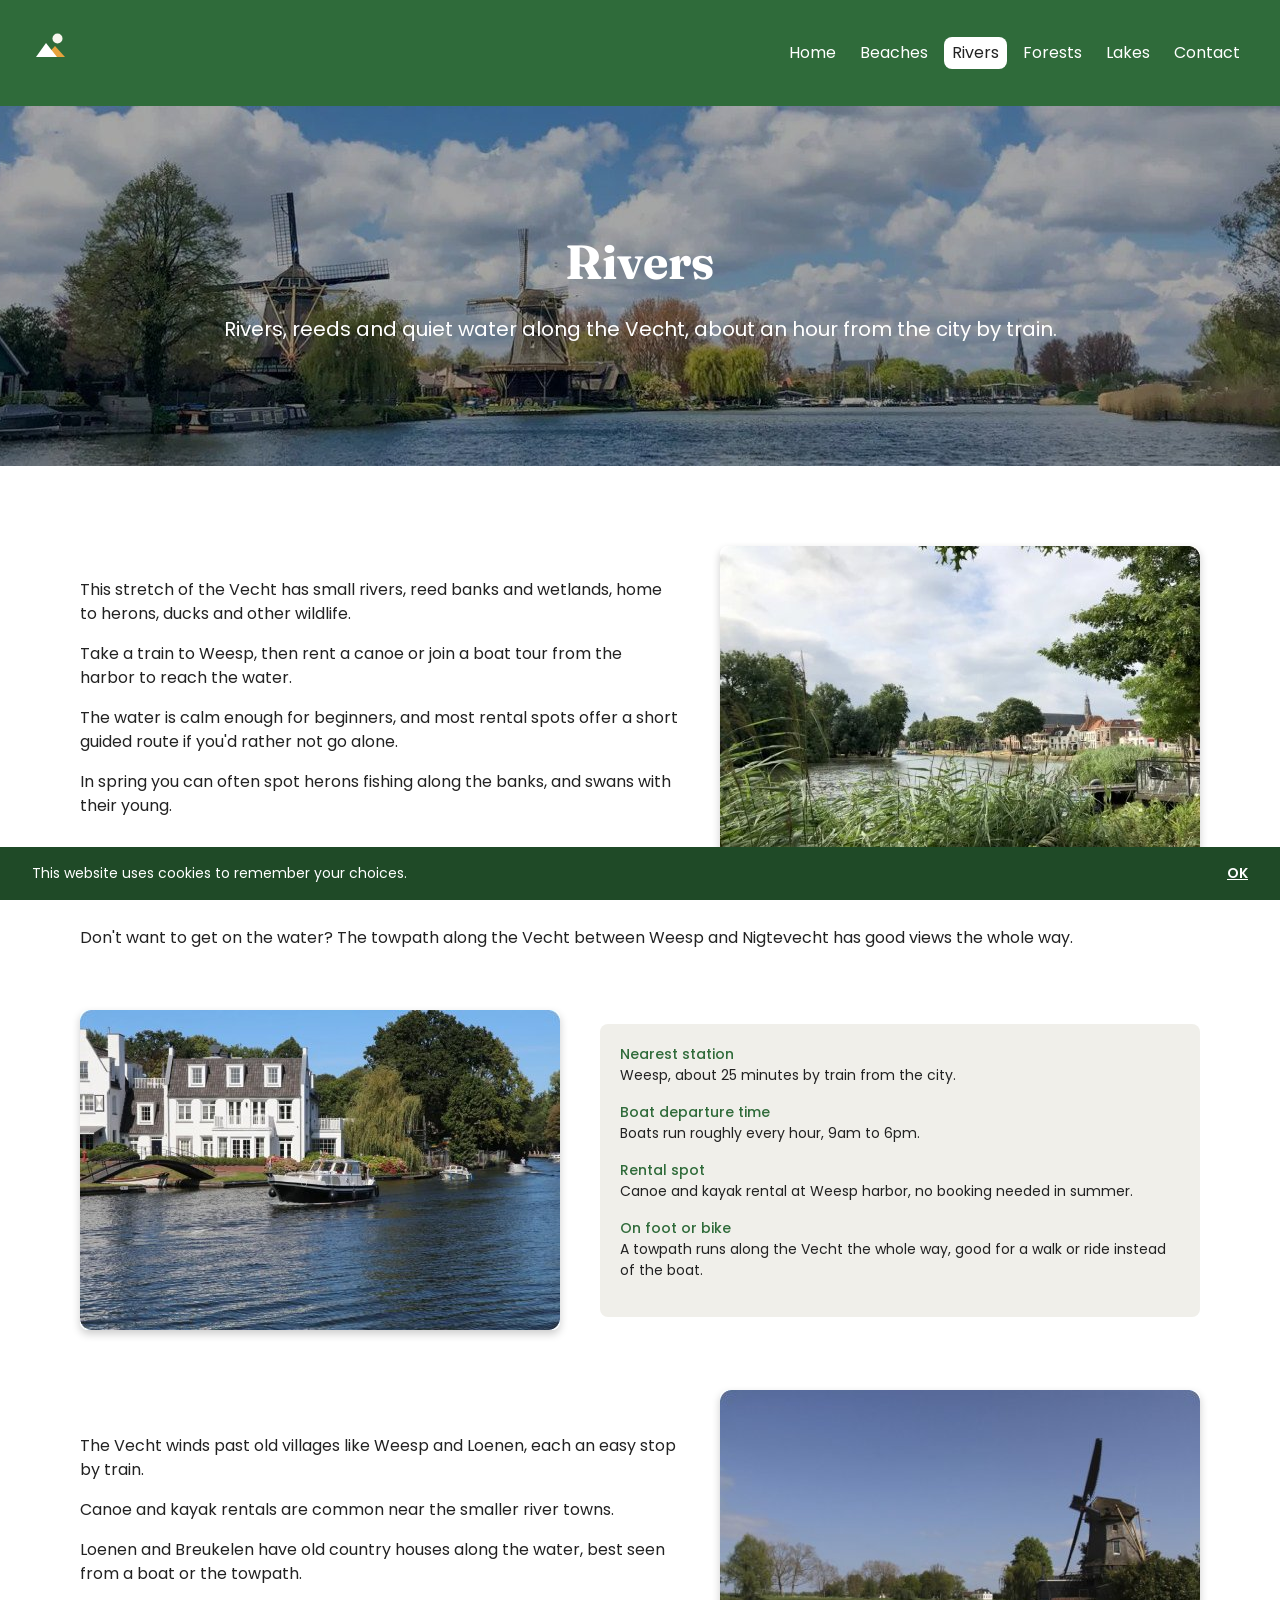
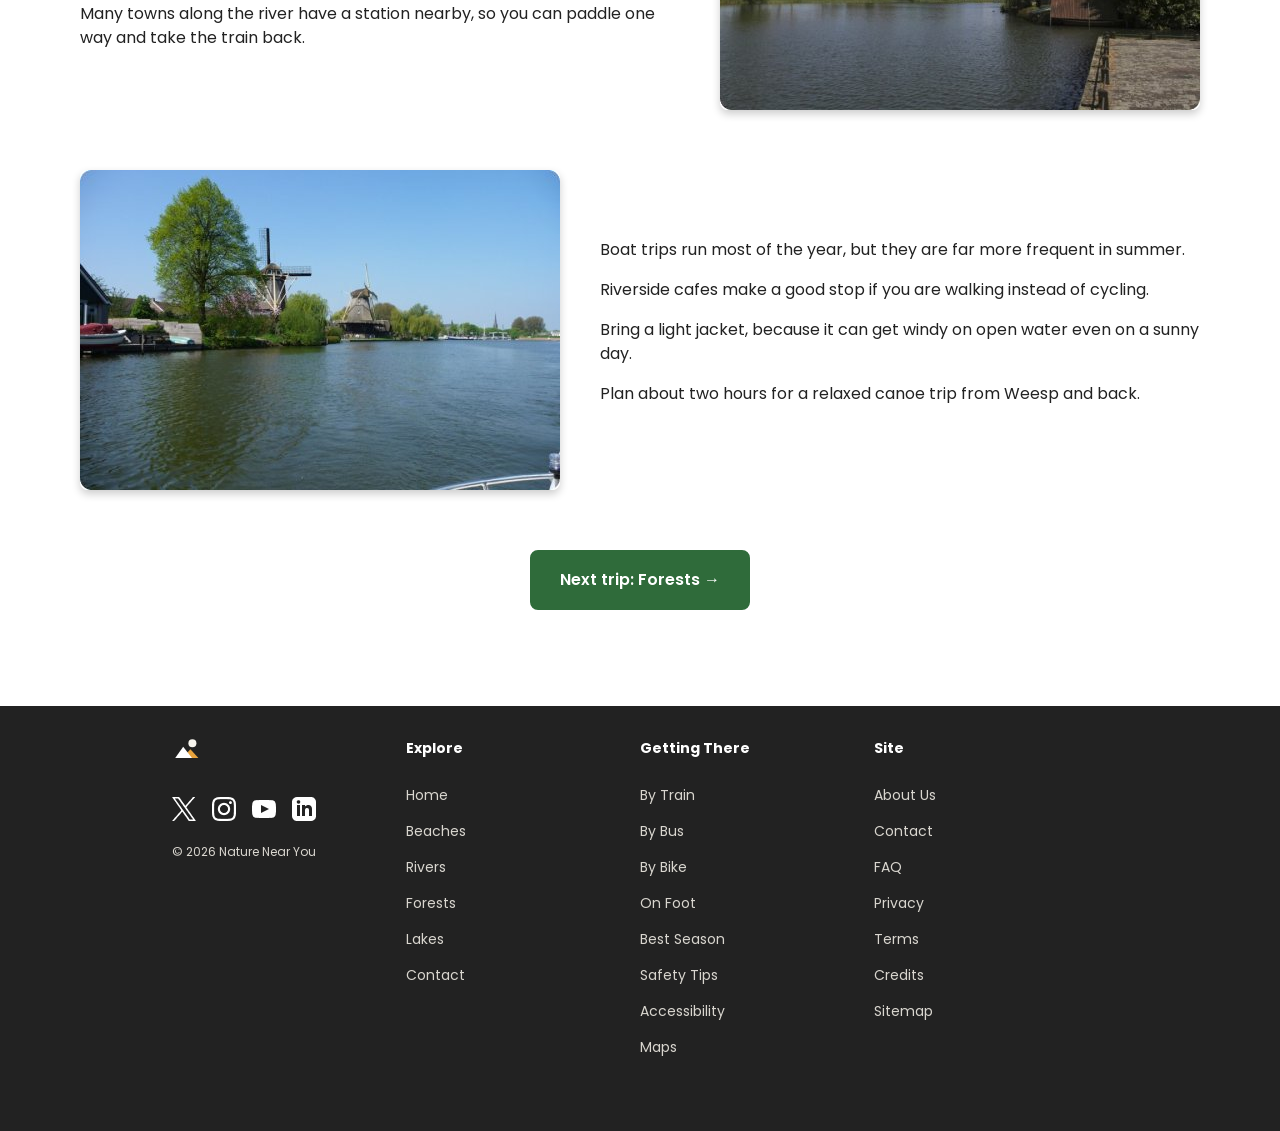
<file: rivers.html>
<!DOCTYPE html>
<html lang="en">

<head>
	<meta charset="UTF-8">
	<meta name="viewport" content="width=device-width, initial-scale=1.0">
	<title>Rivers - Nature Near You</title>
	<meta name="author" content="Mohammed Al Haffar">
	<meta name="description" content="Nature Near You helps you find beaches, rivers, forests and lakes near the city, with easy routes by train, bus or bike.">
	<meta name="keywords" content="nature, beaches, rivers, forests, lakes">
	<link rel="icon" type="image/svg+xml" href="img/logo.svg">
	<link rel="stylesheet" type="text/css" href="css/style.css">
</head>

<body>

	<header>
		<a href="index.html"><img src="img/logo.svg" alt="Nature Near You logo" title="Nature Near You logo" class="logo"></a>

		<!-- only visible on phones -->
		<a href="#menu" class="menu-button">&#9776;</a>

		<nav id="menu">
			<!-- only visible when the phone menu is open -->
			<p class="menu-top">
				<img src="img/logo.svg" alt="Nature Near You logo" title="Nature Near You logo" class="logo">
				<a href="#" class="menu-button">&#10005;</a>
			</p>

			<ul class="nav-list">
				<li><a href="index.html">Home</a></li>
				<li><a href="beaches.html">Beaches</a></li>
				<li><a href="rivers.html" class="active">Rivers</a></li>
				<li><a href="forests.html">Forests</a></li>
				<li><a href="lakes.html">Lakes</a></li>
				<li><a href="contact.html">Contact</a></li>
			</ul>
		</nav>
	</header>

	<main>

		<section class="page-hero hero-rivers">
			<h1>Rivers</h1>
			<p>Rivers, reeds and quiet water along the Vecht, about an hour from the city by train.</p>
		</section>

		<section class="page-content">
			<article class="container">

				<section class="row">
					<article class="row-text">
						<p>This stretch of the Vecht has small rivers, reed banks and wetlands, home to herons, ducks and other wildlife.</p>
						<p>Take a train to Weesp, then rent a canoe or join a boat tour from the harbor to reach the water.</p>
						<p>The water is calm enough for beginners, and most rental spots offer a short guided route if you&#x27;d rather not go alone.</p>
						<p>In spring you can often spot herons fishing along the banks, and swans with their young.</p>
					</article>
					<img src="img/rivers-1.jpg" alt="River with reeds in front of an old village" title="River with reeds in front of an old village" class="row-photo">
				</section>

				<p class="row">Don&#x27;t want to get on the water? The towpath along the Vecht between Weesp and Nigtevecht has good views the whole way.</p>

				<section class="row">
					<img src="img/rivers-2.jpg" alt="Boat passing white houses along the river" title="Boat passing white houses along the river" class="row-photo">
					<aside class="info-box">
						<h4>Nearest station</h4>
						<p>Weesp, about 25 minutes by train from the city.</p>

						<h4>Boat departure time</h4>
						<p>Boats run roughly every hour, 9am to 6pm.</p>

						<h4>Rental spot</h4>
						<p>Canoe and kayak rental at Weesp harbor, no booking needed in summer.</p>

						<h4>On foot or bike</h4>
						<p>A towpath runs along the Vecht the whole way, good for a walk or ride instead of the boat.</p>
					</aside>
				</section>

				<section class="row">
					<article class="row-text">
						<p>The Vecht winds past old villages like Weesp and Loenen, each an easy stop by train.</p>
						<p>Canoe and kayak rentals are common near the smaller river towns.</p>
						<p>Loenen and Breukelen have old country houses along the water, best seen from a boat or the towpath.</p>
						<p>Many towns along the river have a station nearby, so you can paddle one way and take the train back.</p>
					</article>
					<img src="img/rivers-3.jpg" alt="Windmill beside a calm river" title="Windmill beside a calm river" class="row-photo">
				</section>

				<section class="row">
					<img src="img/rivers-4.jpg" alt="Two windmills seen from the water" title="Two windmills seen from the water" class="row-photo">
					<article class="row-text">
						<p>Boat trips run most of the year, but they are far more frequent in summer.</p>
						<p>Riverside cafes make a good stop if you are walking instead of cycling.</p>
						<p>Bring a light jacket, because it can get windy on open water even on a sunny day.</p>
						<p>Plan about two hours for a relaxed canoe trip from Weesp and back.</p>
					</article>
				</section>

				<p class="buttons">
					<a href="forests.html" class="button">Next trip: Forests &rarr;</a>
				</p>

			</article>
		</section>

	</main>

	<footer>
		<section class="footer-column footer-brand">
			<img src="img/logo.svg" alt="Nature Near You logo" title="Nature Near You logo" class="footer-logo">
			<p class="socials">
				<a href="#"><img src="img/icon-x.png" alt="X" title="X" width="24" height="24"></a>
				<a href="#"><img src="img/icon-instagram.png" alt="Instagram" title="Instagram" width="24" height="24"></a>
				<a href="#"><img src="img/icon-youtube.png" alt="YouTube" title="YouTube" width="24" height="24"></a>
				<a href="#"><img src="img/icon-linkedin.png" alt="LinkedIn" title="LinkedIn" width="24" height="24"></a>
			</p>
			<p class="copyright">&copy; 2026 Nature Near You</p>
		</section>

		<section class="footer-column">
			<h4>Explore</h4>
			<ul>
				<li><a href="index.html">Home</a></li>
				<li><a href="beaches.html">Beaches</a></li>
				<li><a href="rivers.html">Rivers</a></li>
				<li><a href="forests.html">Forests</a></li>
				<li><a href="lakes.html">Lakes</a></li>
				<li><a href="contact.html">Contact</a></li>
			</ul>
		</section>

		<section class="footer-column">
			<h4>Getting There</h4>
			<ul>
				<li><a href="#">By Train</a></li>
				<li><a href="#">By Bus</a></li>
				<li><a href="#">By Bike</a></li>
				<li><a href="#">On Foot</a></li>
				<li><a href="#">Best Season</a></li>
				<li><a href="#">Safety Tips</a></li>
				<li><a href="#">Accessibility</a></li>
				<li><a href="#">Maps</a></li>
			</ul>
		</section>

		<section class="footer-column">
			<h4>Site</h4>
			<ul>
				<li><a href="#">About Us</a></li>
				<li><a href="contact.html">Contact</a></li>
				<li><a href="#">FAQ</a></li>
				<li><a href="#">Privacy</a></li>
				<li><a href="#">Terms</a></li>
				<li><a href="#">Credits</a></li>
				<li><a href="#">Sitemap</a></li>
			</ul>
		</section>
	</footer>

	<!-- cookie message: the OK link points to #cookies, :target hides it -->
	<aside id="cookies" class="cookies">
		<p>This website uses cookies to remember your choices. <a href="#cookies" class="cookie-button">OK</a></p>
	</aside>

</body>
</html>
</file>
<file: css/style.css>
/* Fonts from Google Fonts: Fraunces for headings, Poppins for text */
@import url("https://fonts.googleapis.com/css2?family=Fraunces:wght@600;700&family=Poppins:wght@400;500;600&display=swap");

/*
	Colours used on the site:
	#2f6b3a = green          #1f4a27 = dark green
	#f7f5ee = cream          #f0efea = light grey (cards)
	#222222 = dark (text)    #6b6b6b = grey
	#e8a33d = amber (orange)
*/

/* ===== GENERAL ===== */

/* makes padding count inside the width of a box */
* {
	box-sizing: border-box;
}

body {
	margin: 0;
	font-family: "Poppins", Arial, sans-serif;
	font-size: 16px;
	line-height: 1.5;
	color: #222222;
	background-color: #ffffff;
}

h1,
h2 {
	font-family: "Fraunces", Georgia, serif;
	margin: 0;
}

p {
	margin: 0 0 16px;
}

img {
	max-width: 100%;
}

/* a box in the middle of the page, 1120px wide like in Figma */
.container {
	max-width: 1120px;
	margin: 0 auto;
}

/* ===== BUTTONS ===== */

.button {
	display: inline-block;
	padding: 16px 28px;
	border-width: 2px;
	border-style: solid;
	border-color: #2f6b3a;
	border-radius: 8px;
	background-color: #2f6b3a;
	color: #ffffff;
	font-family: "Poppins", Arial, sans-serif;
	font-size: 16px;
	font-weight: 600;
	text-decoration: none;
	cursor: pointer;
}

.button:hover {
	background-color: #1f4a27;
}

/* white button with a green border */
.button-white {
	background-color: #ffffff;
	color: #2f6b3a;
}

.button-white:hover {
	background-color: #f0efea;
}

/* ===== HEADER ===== */

header {
	background-color: #2f6b3a;
	padding: 32px;
	display: flex;
	justify-content: space-between;
	align-items: center;
}

.logo {
	width: 35px;
}

.nav-list {
	list-style: none;
	margin: 0;
	padding: 0;
	display: flex;
	gap: 8px;
}

.nav-list a {
	display: block;
	padding: 4px 8px;
	border-radius: 8px;
	color: #ffffff;
	text-decoration: none;
}

.nav-list a:hover {
	background-color: #1f4a27;
}

/* :active = the link while you click it */
.nav-list a:active,
footer a:active {
	color: #e8a33d;
}

/* > selects only the li elements directly inside .nav-list */
.nav-list > li {
	margin: 0;
}

/* the page you are on gets a white background */
.nav-list .active {
	background-color: #ffffff;
	color: #222222;
}

/* ☰ and ✕ buttons and the top of the phone menu are hidden on a computer */
.menu-button,
.menu-top {
	display: none;
}

/* ===== HOME PAGE ===== */

.hero {
	background-color: #f7f5ee;
	text-align: center;
	padding: 40px 20px 100px;
}

.hero h1 {
	font-size: 56px;
	color: #1f4a27;
	margin-bottom: 28px;
}

.hero p {
	font-size: 20px;
	max-width: 720px;
	margin: 0 auto 28px;
}

/* figure has a default margin, so we center it */
figure {
	margin: 0 auto;
}

figcaption {
	font-size: 0.875rem;
	color: #6b6b6b;
	margin-top: 0.5rem;
}

.hero-photo {
	width: 100%;
	margin-top: 28px;
	border-radius: 8px;
	box-shadow: 0 8px 16px rgba(0, 0, 0, 0.25);
}

.intro {
	padding: 80px 20px;
}

.photo-strip {
	background-color: #f7f5ee;
	padding: 60px 20px;
}

/* puts the photos next to each other */
.photo-row {
	display: flex;
	gap: 24px;
}

.photo-row img {
	width: 100%;
	min-width: 0;
	height: 260px;
	object-fit: cover;
	border-radius: 8px;
	box-shadow: 0 4px 8px rgba(0, 0, 0, 0.2);
}

.collections {
	padding: 80px 20px;
}

.collections h2 {
	font-size: 32px;
	color: #1f4a27;
	margin-bottom: 16px;
}

.subtitle {
	font-size: 14px;
	color: #6b6b6b;
	margin-bottom: 40px;
}

/* each card is a link to a page */
.card {
	background-color: #f0efea;
	border-radius: 8px;
	padding: 24px 32px;
	margin-bottom: 20px;
	display: flex;
	justify-content: space-between;
	align-items: center;
	gap: 24px;
	color: #222222;
	text-decoration: none;
}

.card:hover {
	background-color: #e6e4dc;
}

.card-number {
	letter-spacing: 0.05em;
	word-spacing: 0.1em;
	font-size: 12px;
	font-weight: 600;
	color: #e8a33d;
	margin-bottom: 8px;
}

.card h3 {
	font-size: 24px;
	color: #1f4a27;
	margin: 0 0 8px;
}

.card-link {
	font-size: 14px;
	font-weight: 600;
	color: #2f6b3a;
}

.card img {
	width: 300px;
	height: 160px;
	object-fit: cover;
	border-radius: 8px;
}

/* ===== BEACHES, RIVERS, FORESTS, LAKES ===== */

/* the big photo at the top; the photo itself is set in the HTML */
.page-hero {
	height: 360px;
	background-size: cover;
	background-position: center;
	color: #ffffff;
	text-align: center;
	padding: 120px 20px 0;
}

/* the photo for each detail page */
.hero-beaches {
	background-image: url("../img/beaches-hero.jpg");
}

.hero-rivers {
	background-image: url("../img/rivers-hero.jpg");
}

.hero-forests {
	background-image: url("../img/forests-hero.jpg");
}

.hero-lakes {
	background-image: url("../img/lakes-hero.jpg");
}

.page-hero h1 {
	font-size: 48px;
	margin-bottom: 16px;
}

.page-hero p {
	font-size: 20px;
}

.page-content {
	padding: 80px 20px;
}

/* text on one side, photo on the other side */
.row {
	display: flex;
	align-items: center;
	gap: 40px;
	margin-bottom: 60px;
}

.row-text {
	width: 600px;
}

.row-photo {
	width: 480px;
	height: 320px;
	object-fit: cover;
	border-radius: 8px;
	box-shadow: 0 4px 8px rgba(0, 0, 0, 0.2);
}

/* the grey box with travel info */
.info-box {
	width: 600px;
	background-color: #f0efea;
	border-radius: 8px;
	padding: 20px;
}

.info-box h4 {
	font-size: 14px;
	font-weight: 500;
	color: #2f6b3a;
	margin: 0;
}

.info-box p {
	font-size: 14px;
}

.buttons {
	text-align: center;
}

.buttons .button {
	margin: 0 8px;
}

/* ===== CONTACT PAGE ===== */

.page-title {
	background-color: #f7f5ee;
	text-align: center;
	padding: 40px 20px 80px;
}

.page-title h1 {
	font-size: 48px;
	color: #1f4a27;
	margin-bottom: 16px;
}

.page-title p {
	font-size: 20px;
}

/* form on the left, photo on the right */
.contact-row {
	display: flex;
	align-items: center;
	gap: 60px;
}

.contact-form {
	width: 480px;
}

.small-text {
	text-indent: 0.25rem;
	font-size: 12px;
	color: #6b6b6b;
}

.label {
	display: block;
	font-size: 12px;
	font-weight: 600;
	color: #1f4a27;
	margin-bottom: 4px;
}

.radio {
	font-size: 14px;
	margin-right: 16px;
}

/* the box around the Mr./Ms. options; we hide its border */
.radios {
	border: none;
	padding: 0;
	margin: 0 0 16px;
}

.radios legend {
	padding: 0;
}

.input {
	width: 100%;
	padding: 12px;
	margin-bottom: 16px;
	border: 1px solid #b5b5b5;
	border-radius: 4px;
	font-family: "Poppins", Arial, sans-serif;
	font-size: 12px;
}

.message-box {
	height: 120px;
}

.back-button {
	margin-top: 32px;
}

.contact-photo {
	width: 520px;
	border-radius: 8px;
	box-shadow: 0 4px 8px rgba(0, 0, 0, 0.2);
}

/* ===== FOOTER ===== */

footer {
	background-color: #222222;
	padding: 32px 172px 60px;
	display: flex;
}

.footer-column {
	width: 25%;
}

footer h4 {
	font-size: 14px;
	color: #ffffff;
	margin: 0 0 24px;
}

footer ul {
	list-style: none;
	margin: 0;
	padding: 0;
}

footer li {
	margin-bottom: 12px;
}

footer a {
	font-size: 14px;
	color: #d9d6cf;
	text-decoration: none;
}

footer a:hover {
	color: #ffffff;
}

/* :visited = a link you already clicked; keep the same colour */
footer a:visited {
	color: #d9d6cf;
}

.copyright {
	color: #d9d6cf;
	font-size: 0.75rem;
	margin: 16px 0 0;
}

/* ===== COOKIE MESSAGE ===== */

/* fixed = stays at the bottom of the screen; z-index 9999 = on top of everything */
.cookies {
	position: fixed;
	bottom: 0;
	left: 0;
	width: 100%;
	z-index: 9999;
	background-color: #1f4a27;
	color: #ffffff;
	padding: 1rem 2rem;
	font-size: 0.875rem;
}

.cookies p {
	margin: 0;
}

/* clicking OK goes to #cookies, so :target hides the message */
.cookies:target {
	display: none;
}

.cookie-button {
	float: right;
	color: #ffffff;
	font-weight: 600;
	text-transform: uppercase;
}

/* ===== COMPUTERS (screens wider than 768px) ===== */

@media (min-width: 769px) {

	.menu-button {
		display: none;
	}
}

.footer-logo {
	width: 28px;
	margin-bottom: 24px;
}

.socials {
	display: flex;
	gap: 16px;
}

/* ===== PHONES (screens smaller than 768px) ===== */

@media (max-width: 768px) {

	header {
		padding: 24px;
	}

	/* hide the normal menu links */
	nav {
		display: none;
	}

	/* show the ☰ and ✕ buttons */
	.menu-button {
		display: block;
		color: #ffffff;
		font-size: 28px;
		text-decoration: none;
	}

	/*
		The ☰ button links to #menu.
		:target means "the element the link points to",
		so when ☰ is clicked, the menu is shown on top of the page.
		The ✕ button links to # which closes it again.
	*/
	nav:target {
		display: block;
		position: absolute;
		top: 0;
		left: 0;
		width: 100%;
		background-color: #2f6b3a;
		padding-bottom: 16px;
	}

	.menu-top {
		display: flex;
		justify-content: space-between;
		align-items: center;
		padding: 24px;
	}

	/* links under each other instead of next to each other */
	.nav-list {
		flex-direction: column;
		gap: 0;
	}

	.nav-list a {
		padding: 12px 24px;
		border-radius: 0;
	}

	.nav-list .active {
		background-color: #1f4a27;
		color: #e8a33d;
	}

	.hero {
		padding: 24px 32px 40px;
	}

	.hero h1 {
		font-size: 28px;
		margin-bottom: 16px;
	}

	.hero p,
	.intro,
	.page-content {
		font-size: 14px;
	}

	.intro,
	.photo-strip,
	.collections {
		padding: 40px 32px;
	}

	.collections h2 {
		font-size: 20px;
	}

	/* everything that was next to each other now goes under each other */
	.photo-row,
	.card,
	.row,
	.contact-row {
		flex-direction: column;
		align-items: flex-start;
		gap: 16px;
	}

	.photo-row img {
		height: 200px;
	}

	/* column-reverse puts the photo on top of the text */
	.card {
		flex-direction: column-reverse;
		padding: 16px;
	}

	.card img {
		width: 100%;
	}

	.card h3 {
		font-size: 20px;
	}

	.card p {
		font-size: 14px;
	}

	.page-hero {
		height: 200px;
		padding-top: 50px;
	}

	/* the photo for each detail page */
.hero-beaches {
	background-image: url("../img/beaches-hero.jpg");
}

.hero-rivers {
	background-image: url("../img/rivers-hero.jpg");
}

.hero-forests {
	background-image: url("../img/forests-hero.jpg");
}

.hero-lakes {
	background-image: url("../img/lakes-hero.jpg");
}

.page-hero h1 {
		font-size: 28px;
	}

	.page-hero p {
		font-size: 14px;
	}

	.page-content {
		padding: 32px;
	}

	.row {
		margin-bottom: 32px;
	}

	.row-text,
	.row-photo,
	.info-box,
	.contact-form,
	.contact-photo {
		width: 100%;
	}

	.row-photo {
		height: 200px;
	}

	.page-title {
		padding: 24px 32px 40px;
	}

	.page-title h1 {
		font-size: 28px;
	}

	.page-title p {
		font-size: 14px;
	}

	/* footer: two columns next to each other */
	footer {
		flex-wrap: wrap;
		padding: 32px;
	}

	.footer-column {
		width: 50%;
		margin-bottom: 24px;
	}

	/* logo on the left, icons on the right, full width */
	.footer-brand {
		width: 100%;
		display: flex;
		flex-wrap: wrap;
		justify-content: space-between;
	}

	.copyright {
		width: 100%;
	}

	footer h4 {
		margin-bottom: 12px;
	}
}
</file>
